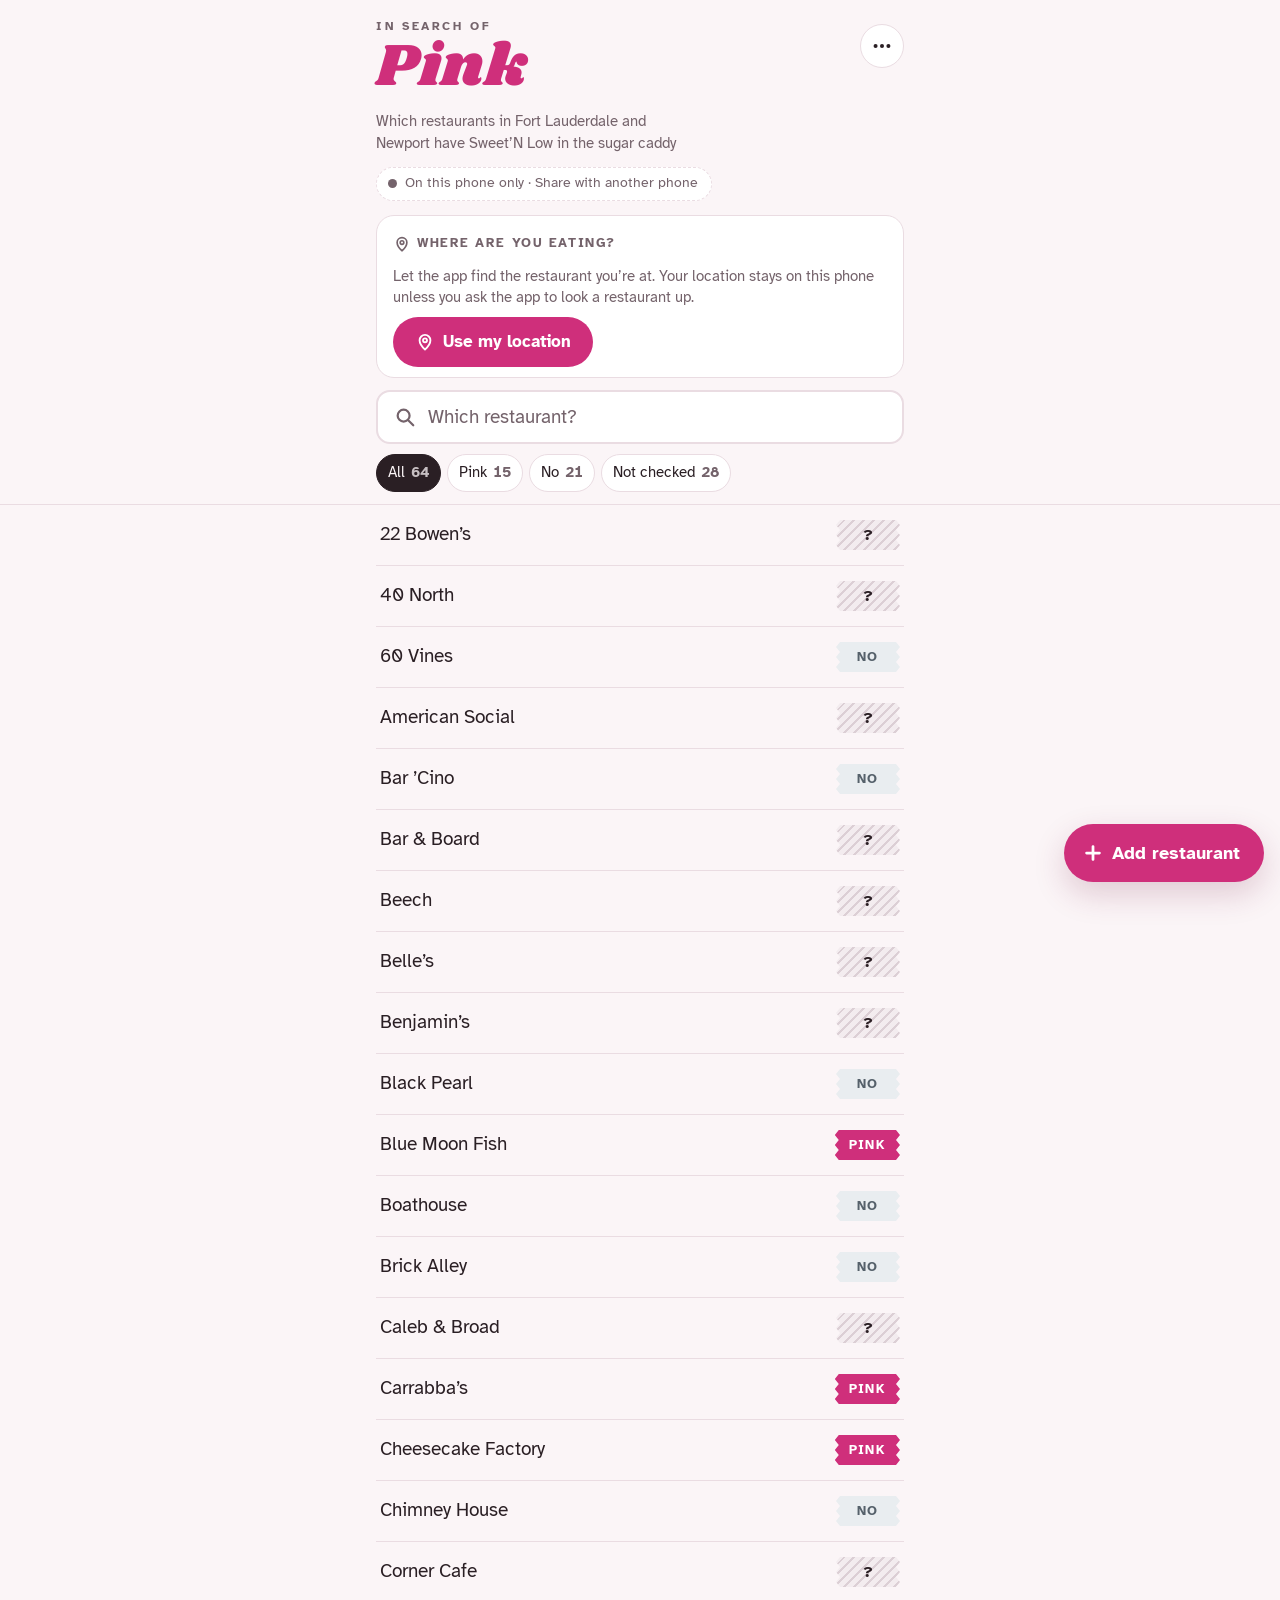
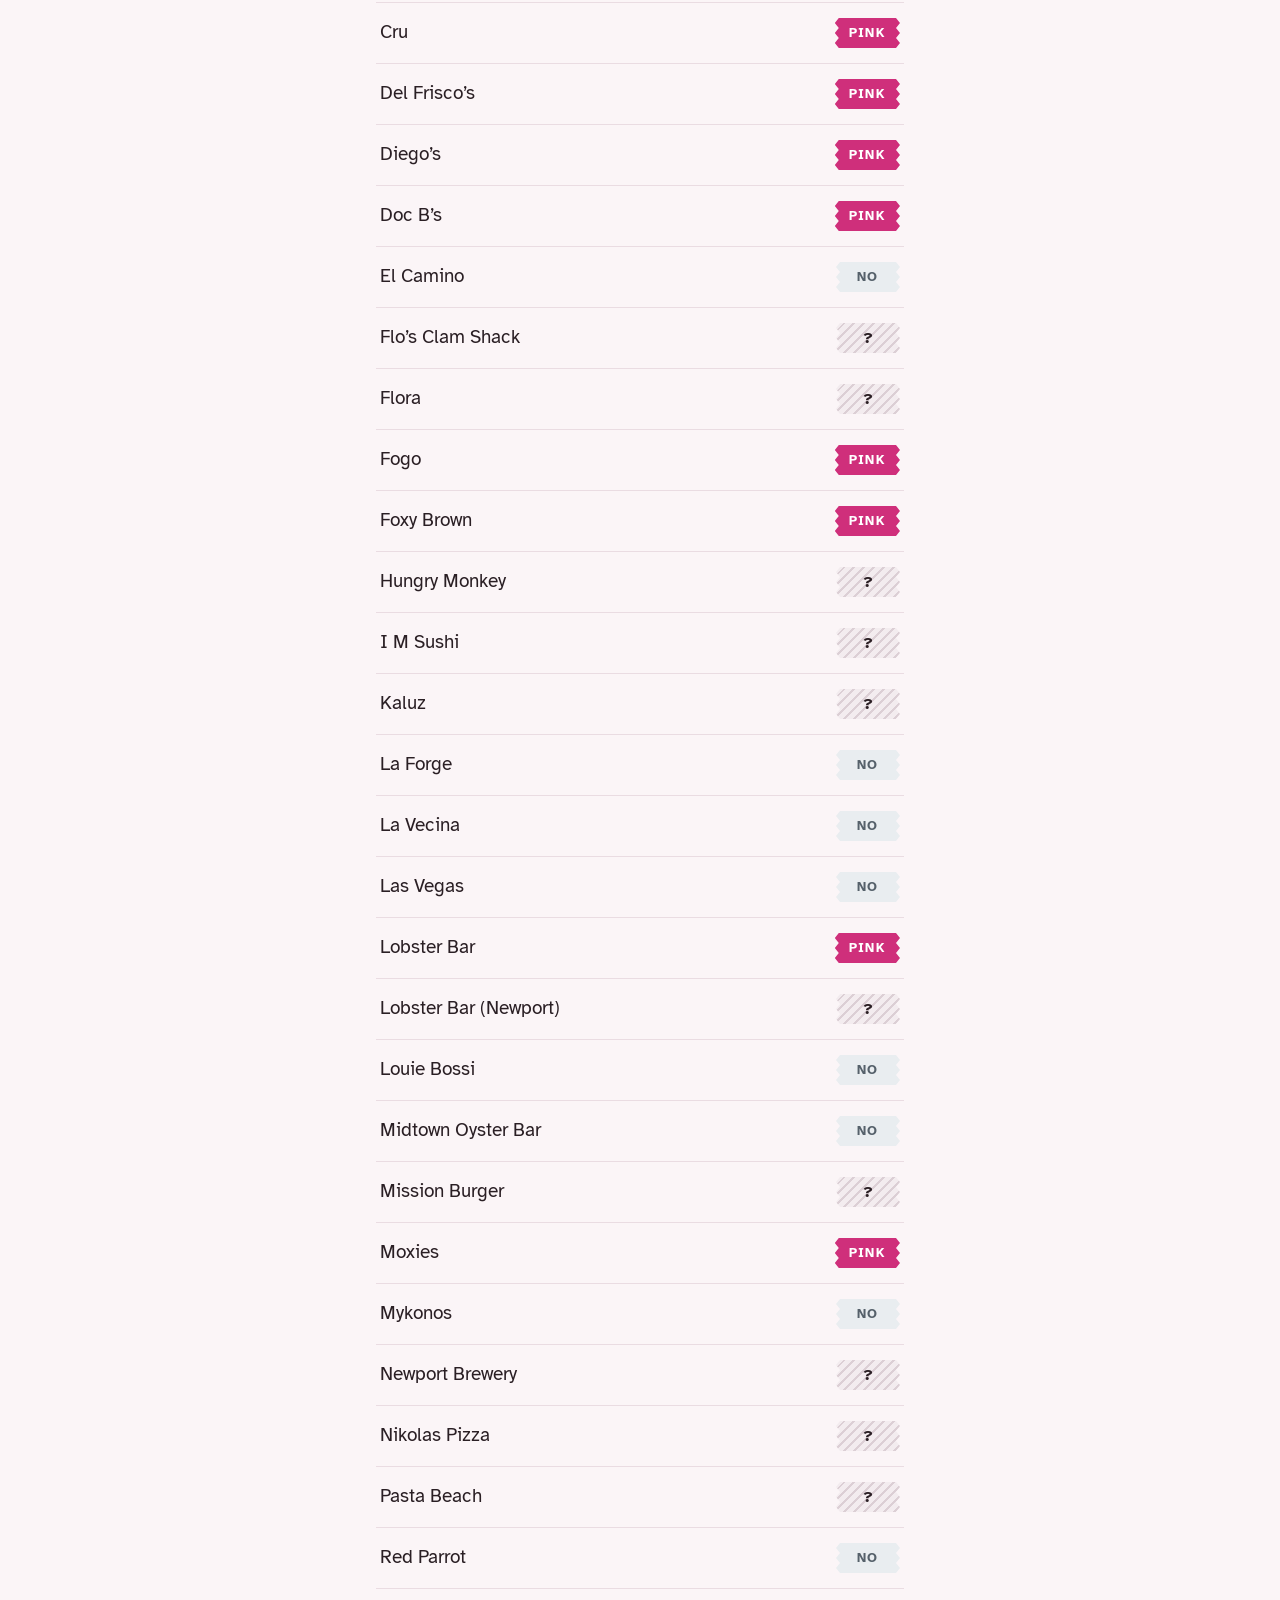
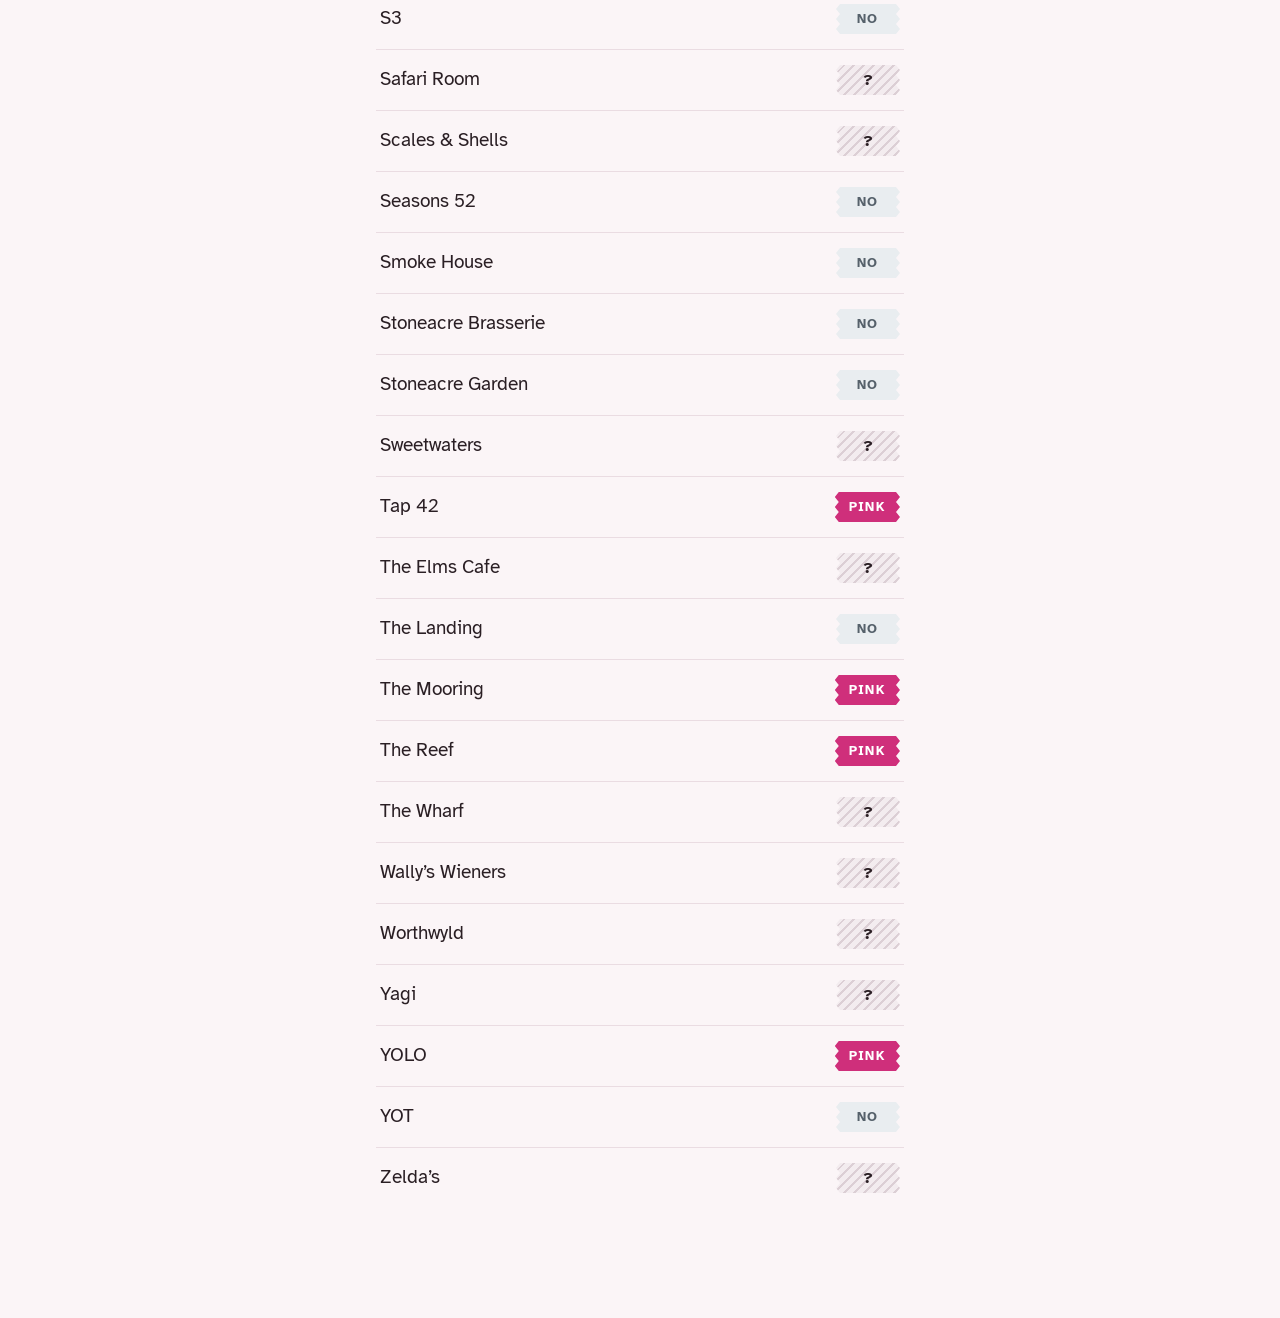
<file: docs/index.html>
<!doctype html>
<html lang="en">
<head>
<meta charset="utf-8">
<meta name="viewport" content="width=device-width, initial-scale=1, viewport-fit=cover">
<title>In Search of Pink</title>
<meta name="description" content="Which restaurants in Fort Lauderdale and Newport have Sweet'N Low in the sugar caddy">
<meta name="theme-color" content="#FBF5F7" media="(prefers-color-scheme: light)">
<meta name="theme-color" content="#171214" media="(prefers-color-scheme: dark)">
<meta name="mobile-web-app-capable" content="yes">
<meta name="apple-mobile-web-app-capable" content="yes">
<meta name="apple-mobile-web-app-title" content="Pink List">
<link rel="manifest" href="manifest.webmanifest">
<link rel="icon" type="image/png" href="icons/favicon-64.png">
<link rel="apple-touch-icon" href="icons/apple-touch-icon.png">
<link rel="preconnect" href="https://fonts.googleapis.com">
<link rel="preconnect" href="https://fonts.gstatic.com" crossorigin>
<link rel="stylesheet" href="https://fonts.googleapis.com/css2?family=Atkinson+Hyperlegible:wght@400;700&family=Shrikhand&display=swap">
<style>
:root { padding-top: env(safe-area-inset-top, 0px); padding-bottom: env(safe-area-inset-bottom, 0px); }
body { margin: 0; }
[hidden] { display: none !important; }
/* Layout: one-screen phone app. Masthead scrolls away; search + filter bar stays pinned; each restaurant row wears a crimped sugar-packet badge; adding and correcting happen in a bottom sheet. */
:root {
  --bg: #FBF5F7;
  --surface: #FFFFFF;
  --ink: #2A1F24;
  --muted: #74636B;
  --line: #EADCE2;
  --pink: #CF2F7B;
  --on-pink: #FFFFFF;
  --pink-soft: #FBE1EC;
  --pink-ink: #8C1450;
  --no: #56616B;
  --no-soft: #E9EDF0;
  --unk-a: #F3ECEF;
  --unk-b: #DCCFD5;
  --ok: #23845A;
  --warn: #B86A00;
  --scrim: rgba(42, 31, 36, 0.45);
  --shadow: 0 12px 32px rgba(120, 30, 70, 0.20);
  --f-display: "Shrikhand", "Cooper Black", Georgia, serif;
  --f-body: "Atkinson Hyperlegible", system-ui, -apple-system, "Segoe UI", Roboto, sans-serif;
  --tooth: 4px;
}
@media (prefers-color-scheme: dark) {
  :root:not([data-theme="light"]) {
    --bg: #171214; --surface: #231A1F; --ink: #F5EAEF; --muted: #B4A2AA; --line: #3A2C33;
    --pink: #FF62A5; --on-pink: #2A0716; --pink-soft: #4A1C31; --pink-ink: #FFC1DA;
    --no: #B2BCC5; --no-soft: #2C3237; --unk-a: #2A2125; --unk-b: #45363D;
    --ok: #5ED39C; --warn: #F2A93B;
    --scrim: rgba(0, 0, 0, 0.6); --shadow: 0 12px 32px rgba(0, 0, 0, 0.5);
    color-scheme: dark;
  }
}
:root[data-theme="dark"] {
  --bg: #171214; --surface: #231A1F; --ink: #F5EAEF; --muted: #B4A2AA; --line: #3A2C33;
  --pink: #FF62A5; --on-pink: #2A0716; --pink-soft: #4A1C31; --pink-ink: #FFC1DA;
  --no: #B2BCC5; --no-soft: #2C3237; --unk-a: #2A2125; --unk-b: #45363D;
  --ok: #5ED39C; --warn: #F2A93B;
  --scrim: rgba(0, 0, 0, 0.6); --shadow: 0 12px 32px rgba(0, 0, 0, 0.5);
  color-scheme: dark;
}

* { box-sizing: border-box; }
html { -webkit-text-size-adjust: 100%; }
body {
  background: var(--bg);
  color: var(--ink);
  font: 400 17px/1.45 var(--f-body);
  -webkit-tap-highlight-color: transparent;
}
body::before {
  content: ""; position: fixed; inset: 0 0 auto; height: env(safe-area-inset-top, 0px);
  z-index: 10; background: var(--bg);
}
button, input, textarea { font: inherit; color: inherit; }
button { cursor: pointer; }
:focus-visible { outline: 3px solid var(--pink); outline-offset: 2px; }

.wrap {
  max-width: 560px; margin: 0 auto;
  padding-left: max(16px, env(safe-area-inset-left, 0px));
  padding-right: max(16px, env(safe-area-inset-right, 0px));
}

/* Masthead */
.masthead { padding-block: 20px 6px; display: flex; align-items: flex-start; gap: 12px; }
.brand { margin: 0; flex: 1; min-width: 0; line-height: 1; }
.brand small {
  display: block; font: 700 12px/1 var(--f-body); letter-spacing: 0.22em;
  text-transform: uppercase; color: var(--muted); margin-bottom: 4px;
}
.brand span {
  display: block; font-family: var(--f-display); font-weight: 400; font-size: 52px;
  line-height: 1.05; color: var(--pink); letter-spacing: 0.01em;
}
.sub { margin: 6px 0 0; color: var(--muted); font-size: 15px; text-wrap: balance; }
.icon-btn {
  flex: none; width: 44px; height: 44px; border-radius: 50%; border: 1px solid var(--line);
  background: var(--surface); display: grid; place-items: center; margin-top: 4px;
}
.icon-btn svg { width: 22px; height: 22px; fill: var(--ink); }

/* Sharing status */
.status-row { display: flex; flex-wrap: wrap; gap: 8px; margin-top: 12px; }
.status-row:not(:has(button:not([hidden]))) { display: none; }
.sync-line {
  display: inline-flex; align-items: center; gap: 8px; min-height: 34px; max-width: 100%;
  padding: 5px 13px 5px 11px; border-radius: 17px; border: 1px solid var(--line);
  background: var(--surface); color: var(--muted); font-size: 14px; text-align: left;
}
.sync-line #syncText { min-width: 0; }
.sync-line .dot { width: 9px; height: 9px; border-radius: 50%; flex: none; background: var(--muted); }
.sync-line[data-state="off"] { border-style: dashed; }
.sync-line[data-state="ok"] .dot { background: var(--ok); }
.sync-line[data-state="busy"] .dot { background: var(--pink); animation: pulse 0.9s ease-in-out infinite alternate; }
.sync-line[data-state="offline"] .dot, .sync-line[data-state="error"] .dot { background: var(--warn); }
.install-pill {
  min-height: 34px; padding: 5px 14px; border-radius: 17px; border: 2px solid var(--pink);
  background: transparent; color: var(--pink-ink); font-size: 14px; font-weight: 700;
}
@keyframes pulse { from { opacity: 1; } to { opacity: 0.3; } }

/* Where are we? */
.here {
  margin-top: 14px; padding: 14px 16px 10px; border-radius: 18px;
  background: var(--surface); border: 1px solid var(--line);
  display: grid; gap: 8px;
}
.here[data-kind="pink"] { background: var(--pink); border-color: var(--pink); color: var(--on-pink); }
.here[data-kind="no"] { background: var(--no-soft); border-color: var(--no-soft); }
.here[data-kind="unknown"] { border: 2px dashed var(--unk-b); }
.here[data-kind="quiet"] { background: transparent; border-style: dashed; padding-block: 8px 4px; }
.here[data-kind="locating"] { padding-bottom: 14px; }
.here-top { display: flex; align-items: center; justify-content: space-between; gap: 10px; min-height: 28px; }
.eyebrow {
  display: inline-flex; align-items: center; gap: 6px; min-width: 0;
  font-size: 13px; font-weight: 700; letter-spacing: 0.12em; text-transform: uppercase; color: var(--muted);
}
.pin { width: 18px; height: 18px; flex: none; fill: none; stroke: currentColor; stroke-width: 2.2; stroke-linejoin: round; }
.here[data-kind="locating"] .pin { color: var(--pink); animation: bob 0.8s ease-in-out infinite alternate; }
.here[data-kind="pink"] .eyebrow, .here[data-kind="pink"] .here-link, .here[data-kind="pink"] .here-text { color: var(--on-pink); }
.here-name { margin: 0; font-size: 30px; font-weight: 700; line-height: 1.1; overflow-wrap: anywhere; text-wrap: balance; }
.here-title { margin: 0; font-size: 18px; font-weight: 700; line-height: 1.3; text-wrap: balance; }
.here-text { margin: 0; font-size: 15px; color: var(--muted); }
.here-text b { color: var(--ink); overflow-wrap: anywhere; }
.verdict { display: flex; align-items: center; gap: 12px; font-family: var(--f-display); font-size: 23px; line-height: 1.15; }
.verdict .packet { height: 34px; min-width: 70px; font-size: 14px; }
.here[data-kind="pink"] .packet.pink { background: var(--on-pink); color: var(--pink); }
.here[data-kind="no"] .packet.no { background: var(--surface); }
.here-actions { display: flex; flex-wrap: wrap; align-items: center; gap: 2px 18px; }
.here-link {
  border: 0; background: transparent; padding: 6px 0; min-height: 40px;
  color: var(--pink-ink); font-weight: 700; font-size: 15px; text-decoration: underline; text-underline-offset: 3px;
}
.here-top .here-link { min-height: 32px; padding: 0; flex: none; }
.here .btn .pin { width: 20px; height: 20px; }
.btn.small { height: 42px; padding: 0 16px; font-size: 15px; }
.quick { display: flex; gap: 10px; }
.quick .btn { flex: 1; padding: 0 12px; }
.here-list { list-style: none; margin: 0; padding: 0; }
.here-list li + li { border-top: 1px solid var(--line); }
.here-list .row { min-height: 52px; padding: 8px 0; }
.here-list .row .name small { display: block; font-size: 14px; font-weight: 400; color: var(--muted); }
.add-chip {
  flex: none; display: inline-grid; place-items: center; min-width: 64px; height: 30px; padding: 0 14px;
  border: 2px solid var(--pink); border-radius: 15px; color: var(--pink-ink);
  font: 700 13px/1 var(--f-body); letter-spacing: 0.1em; text-transform: uppercase;
}
.here-fine { margin: 0; font-size: 12px; color: var(--muted); }
@keyframes bob { from { transform: translateY(0); } to { transform: translateY(-3px); } }

/* Pinned search bar */
.bar {
  position: sticky; top: env(safe-area-inset-top, 0px); z-index: 5;
  background: var(--bg); padding-block: 12px 10px; border-bottom: 1px solid var(--line);
}
.search {
  display: flex; align-items: center; gap: 10px; height: 54px; padding: 0 8px 0 16px;
  background: var(--surface); border: 2px solid var(--line); border-radius: 14px;
}
.search:focus-within { border-color: var(--pink); }
.search > svg { width: 22px; height: 22px; flex: none; fill: none; stroke: var(--muted); stroke-width: 2.4; stroke-linecap: round; }
.search input {
  flex: 1; min-width: 0; border: 0; background: transparent; font-size: 19px; height: 100%;
  outline: none;
}
.search input::placeholder { color: var(--muted); }
.search input::-webkit-search-cancel-button { display: none; }
.clear {
  flex: none; width: 40px; height: 40px; border: 0; border-radius: 50%;
  background: var(--no-soft); color: var(--no); font-size: 22px; line-height: 1;
}
.filters {
  display: flex; gap: 6px; margin-top: 10px; overflow-x: auto; scrollbar-width: none;
  padding-bottom: 2px;
}
.filters::-webkit-scrollbar { display: none; }
.chip {
  flex: none; height: 38px; padding: 0 11px; border-radius: 19px; border: 1px solid var(--line);
  background: var(--surface); font-size: 14.5px; display: inline-flex; align-items: center; gap: 6px;
  white-space: nowrap;
}
.chip b { font-weight: 700; font-variant-numeric: tabular-nums; color: var(--muted); }
.chip[aria-pressed="true"] { background: var(--ink); border-color: var(--ink); color: var(--bg); }
.chip[aria-pressed="true"] b { color: var(--bg); opacity: 0.75; }

/* The packet badge */
.packet {
  display: inline-grid; place-items: center; flex: none;
  min-width: 64px; height: 30px; padding: 0 14px;
  font: 700 13px/1 var(--f-body); letter-spacing: 0.1em; text-transform: uppercase;
  clip-path: polygon(var(--tooth) 0, calc(100% - var(--tooth)) 0, 100% 16.66%, calc(100% - var(--tooth)) 33.33%, 100% 50%, calc(100% - var(--tooth)) 66.66%, 100% 83.33%, calc(100% - var(--tooth)) 100%, var(--tooth) 100%, 0 83.33%, var(--tooth) 66.66%, 0 50%, var(--tooth) 33.33%, 0 16.66%);
}
.packet.pink { background: var(--pink); color: var(--on-pink); }
.packet.no { background: var(--no-soft); color: var(--no); }
.packet.unknown {
  background: repeating-linear-gradient(135deg, var(--unk-a) 0 5px, var(--unk-b) 5px 7px);
  color: var(--ink); font-size: 16px; letter-spacing: 0;
}

/* List */
main { padding-bottom: calc(110px + env(safe-area-inset-bottom, 0px)); }
.list { list-style: none; margin: 0; padding: 0; }
.list li + li { border-top: 1px solid var(--line); }
.row {
  width: 100%; display: flex; align-items: center; gap: 12px; min-height: 60px;
  padding: 10px 4px; border: 0; background: transparent; text-align: left;
}
.row:active { background: var(--pink-soft); }
.row .name { flex: 1; min-width: 0; font-size: 19px; overflow-wrap: anywhere; }
.row .name mark { background: transparent; color: inherit; font-weight: 700; text-decoration: underline; text-decoration-color: var(--pink); text-decoration-thickness: 2px; text-underline-offset: 3px; }
.empty { padding-block: 36px 12px; text-align: center; color: var(--muted); }
.empty p { margin: 0 0 16px; text-wrap: balance; }
.empty strong { color: var(--ink); }
.notice {
  margin: 12px 0 0; padding: 10px 12px; border-radius: 10px; background: var(--pink-soft);
  color: var(--pink-ink); font-size: 14px;
}

/* Buttons */
.btn {
  display: inline-flex; align-items: center; justify-content: center; gap: 8px;
  height: 50px; padding: 0 22px; border-radius: 25px; border: 0;
  background: var(--pink); color: var(--on-pink); font-weight: 700; font-size: 17px;
}
.btn.quiet { background: var(--no-soft); color: var(--ink); }
a.btn { text-decoration: none; }
.btn:disabled { opacity: 0.45; cursor: default; }
.fab {
  position: fixed; z-index: 6; box-shadow: var(--shadow);
  right: calc(16px + env(safe-area-inset-right, 0px));
  bottom: calc(18px + env(safe-area-inset-bottom, 0px));
  height: 58px; padding: 0 24px 0 18px; border-radius: 29px; font-size: 18px;
}
.fab svg { width: 22px; height: 22px; stroke: currentColor; stroke-width: 3; stroke-linecap: round; fill: none; }
.link { border: 0; background: transparent; padding: 8px 0; color: var(--pink-ink); font-weight: 700; text-decoration: underline; text-underline-offset: 3px; }
:root .link.danger { color: var(--muted); }

/* Bottom sheet */
.scrim { position: fixed; inset: 0; z-index: 20; background: var(--scrim); }
.sheet {
  position: fixed; z-index: 21; left: 0; right: 0; bottom: 0;
  max-height: 88%; overflow-y: auto; overscroll-behavior: contain;
  background: var(--surface); border-radius: 22px 22px 0 0; box-shadow: var(--shadow);
  padding-top: 10px;
  padding-bottom: calc(22px + env(safe-area-inset-bottom, 0px));
  animation: rise 0.22s ease-out;
}
.sheet-inner {
  max-width: 560px; margin: 0 auto;
  padding-left: max(20px, env(safe-area-inset-left, 0px));
  padding-right: max(20px, env(safe-area-inset-right, 0px));
  display: grid; gap: 16px;
}
.grab { width: 44px; height: 5px; border-radius: 3px; background: var(--line); margin: 0 auto 6px; }
.sheet h2 { margin: 0; font-size: 26px; line-height: 1.15; text-wrap: balance; overflow-wrap: anywhere; }
.sheet .meta { margin: -10px 0 0; color: var(--muted); font-size: 15px; }
.sheet p { margin: 0; }
.field { display: grid; gap: 6px; }
.field label, .legend { font-size: 14px; font-weight: 700; letter-spacing: 0.06em; text-transform: uppercase; color: var(--muted); }
.field input, .field textarea {
  width: 100%; border: 2px solid var(--line); border-radius: 12px; background: var(--bg);
  padding: 12px 14px; font-size: 19px;
}
.opt { text-transform: none; letter-spacing: 0; font-weight: 400; }
.check { display: flex; align-items: flex-start; gap: 12px; font-size: 16px; line-height: 1.4; cursor: pointer; }
.check input { width: 22px; height: 22px; margin: 1px 0 0; flex: none; accent-color: var(--pink); }
.where { display: grid; gap: 10px; border-top: 1px solid var(--line); padding-top: 14px; }
.spot-cta { display: grid; gap: 6px; justify-items: start; }
.spot-cta .pin { width: 20px; height: 20px; }
.field textarea.short { min-height: 0; font-size: 14px; word-break: break-all; }
.field textarea { font-size: 15px; line-height: 1.5; resize: vertical; min-height: 180px; font-family: ui-monospace, "SFMono-Regular", Menlo, monospace; }
.field input:focus, .field textarea:focus { outline: none; border-color: var(--pink); }
.inline { display: flex; gap: 10px; }
.inline input { flex: 1; min-width: 0; }
.inline .btn { flex: none; height: auto; padding: 0 18px; }
.hint { font-size: 15px; color: var(--muted); }
.good { font-size: 15px; color: var(--ink); background: var(--no-soft); border-left: 4px solid var(--ok); padding: 10px 12px; border-radius: 10px; }
.warn { font-size: 15px; color: var(--pink-ink); background: var(--pink-soft); padding: 10px 12px; border-radius: 10px; }
fieldset { border: 0; margin: 0; padding: 0; display: grid; gap: 10px; }
.choices { display: grid; gap: 10px; }
.choice {
  display: flex; align-items: center; gap: 14px; min-height: 60px; padding: 10px 14px;
  border: 2px solid var(--line); border-radius: 14px; background: var(--surface);
  text-align: left; font-size: 18px; font-weight: 700;
}
.choice .packet { min-width: 66px; }
.choice .what { flex: 1; min-width: 0; }
.choice .what small { display: block; font-weight: 400; font-size: 14px; color: var(--muted); }
.choice[aria-pressed="true"] { border-color: var(--ink); }
.choice .now { font-size: 12px; font-weight: 700; letter-spacing: 0.1em; text-transform: uppercase; color: var(--muted); }
.actions { display: flex; gap: 10px; flex-wrap: wrap; }
.actions .btn { flex: 1 1 140px; padding: 0 14px; white-space: nowrap; }
.confirm { display: grid; gap: 12px; padding: 14px; border-radius: 14px; background: var(--no-soft); }
.menu-item {
  display: flex; align-items: center; gap: 14px; width: 100%; min-height: 64px; padding: 10px 4px;
  border: 0; border-top: 1px solid var(--line); background: transparent; text-align: left; font-size: 18px; font-weight: 700;
}
.menu-item small { display: block; font-weight: 400; font-size: 14px; color: var(--muted); }
.menu-item svg { width: 26px; height: 26px; flex: none; fill: none; stroke: var(--pink); stroke-width: 2.2; stroke-linecap: round; stroke-linejoin: round; }

.install-steps { margin: 0; padding-left: 24px; display: grid; gap: 10px; font-size: 17px; }
.install-steps li::marker { font-weight: 700; color: var(--pink-ink); }
.install-notes { margin: 0; padding: 12px 14px 12px 30px; display: grid; gap: 8px; font-size: 15px; background: var(--no-soft); border-radius: 12px; }
.steps { border-top: 1px solid var(--line); padding-top: 12px; font-size: 15px; }
.steps summary { cursor: pointer; font-weight: 700; color: var(--pink-ink); min-height: 32px; }
.steps ol { margin: 10px 0 0; padding-left: 22px; display: grid; gap: 8px; }

/* Toast */
.toast {
  position: fixed; z-index: 30;
  left: max(16px, env(safe-area-inset-left, 0px));
  right: max(16px, env(safe-area-inset-right, 0px));
  bottom: calc(88px + env(safe-area-inset-bottom, 0px));
  max-width: 528px; margin: 0 auto;
  display: flex; align-items: center; gap: 12px; padding: 12px 12px 12px 18px;
  background: var(--ink); color: var(--bg); border-radius: 14px; box-shadow: var(--shadow);
  font-size: 16px; animation: rise 0.18s ease-out;
}
.toast span { flex: 1; min-width: 0; }
.toast button { flex: none; border: 0; background: transparent; color: var(--bg); font-weight: 700; text-decoration: underline; text-underline-offset: 3px; padding: 8px; }

@keyframes rise { from { transform: translateY(32px); } to { transform: none; } }
@media (prefers-reduced-motion: reduce) { .sheet, .toast, .sync-line .dot, .here .pin { animation: none !important; } }
@media (min-width: 600px) { .brand span { font-size: 60px; } }

</style>
</head>
<body>
<div class="wrap">
  <header class="masthead">
    <h1 class="brand"><small>In search of</small><span>Pink</span></h1>
    <button id="menuBtn" class="icon-btn" type="button" aria-label="List options: share, send, import">
      <svg viewBox="0 0 24 24" aria-hidden="true"><circle cx="5" cy="12" r="2.2"/><circle cx="12" cy="12" r="2.2"/><circle cx="19" cy="12" r="2.2"/></svg>
    </button>
  </header>
  <p class="sub">Which restaurants in Fort Lauderdale and Newport have Sweet&rsquo;N Low in the sugar caddy</p>
  <div class="status-row">
    <button id="syncLine" class="sync-line" type="button" data-state="off" hidden><span class="dot" aria-hidden="true"></span><span id="syncText"></span></button>
    <button id="installBtn" class="install-pill" type="button" hidden>Install app</button>
  </div>
  <section id="here" class="here" aria-live="polite" aria-label="Where you are" hidden></section>
</div>

<div class="bar">
  <div class="wrap">
    <label class="search" for="q">
      <svg viewBox="0 0 24 24" aria-hidden="true"><circle cx="10.5" cy="10.5" r="6.5"/><path d="M15.5 15.5 21 21"/></svg>
      <input id="q" type="search" placeholder="Which restaurant?" autocomplete="off" autocorrect="off" spellcheck="false" enterkeyhint="search" aria-label="Search restaurants">
      <button id="clearQ" class="clear" type="button" aria-label="Clear search" hidden>&times;</button>
    </label>
    <div class="filters" id="filters" aria-label="Show">
      <button class="chip" type="button" data-f="all" aria-pressed="true">All <b data-n="all">0</b></button>
      <button class="chip" type="button" data-f="pink" aria-pressed="false">Pink <b data-n="pink">0</b></button>
      <button class="chip" type="button" data-f="no" aria-pressed="false">No <b data-n="no">0</b></button>
      <button class="chip" type="button" data-f="unknown" aria-pressed="false">Not checked <b data-n="unknown">0</b></button>
    </div>
  </div>
</div>

<main class="wrap">
  <p id="storageNotice" class="notice" hidden>This window can&rsquo;t save changes, so anything you add or fix here disappears when you close it.</p>
  <ul id="list" class="list" aria-label="Restaurants"></ul>
  <div id="empty" class="empty" hidden></div>
</main>

<button id="addBtn" class="btn fab" type="button">
  <svg viewBox="0 0 24 24" aria-hidden="true"><path d="M12 5v14M5 12h14"/></svg>
  Add restaurant
</button>

<div id="scrim" class="scrim" hidden></div>
<section id="sheet" class="sheet" role="dialog" aria-modal="true" aria-labelledby="sheetTitle" hidden></section>
<div id="toast" class="toast" role="status" aria-live="polite" hidden><span id="toastMsg"></span><button id="toastUndo" type="button">Undo</button></div>

<script>
(function () {
  'use strict';

  var KEY = 'inSearchOfPink.v1';
  var SYNC_KEY = 'inSearchOfPink.sync';
  var PEND_KEY = 'inSearchOfPink.pending';
  var ADDR_KEY = 'inSearchOfPink.addresses';
  var UPD_KEY = 'inSearchOfPink.updates';

  // name, status, street address (Fort Lauderdale unless it says otherwise), other names it goes by
  var SEED = [
    ['Boathouse', 'no', '620 SE 4th St', ['Boathouse at the Riverside']],
    ['Doc B’s', 'pink', '452 N Federal Hwy'],
    ['Tap 42', 'pink', '1411 S Andrews Ave'],
    ['YOT', 'no', '2015 SW 20th St', ['YOT Bar & Kitchen']],
    ['Louie Bossi', 'no', '1032 E Las Olas Blvd', ['Louie Bossi’s']],
    ['Moxies', 'pink', '201 E Las Olas Blvd'],
    ['El Camino', 'no', '817 E Las Olas Blvd'],
    ['YOLO', 'pink', '333 E Las Olas Blvd'],
    ['Foxy Brown', 'pink', '476 N Federal Hwy'],
    ['60 Vines', 'no', '800 E Las Olas Blvd', ['Sixty Vines']],
    ['Chimney House', 'no', '701 W Las Olas Blvd', ['The Chimney House']],
    ['Mykonos', 'no', '305 S Andrews Ave'],
    ['Worthwyld', 'unknown', '350 E Las Olas Blvd'],
    ['American Social', 'unknown', '811 E Las Olas Blvd'],
    ['Blue Moon Fish', 'pink', '4405 W Tradewinds Ave, Fort Lauderdale, FL 33308', ['Blue Moon Fish Co']],
    ['S3', 'no', '505 N Fort Lauderdale Beach Blvd'],
    ['Fogo', 'pink', '201 E Las Olas Blvd', ['Fogo de Chao']],
    ['Cheesecake Factory', 'pink', '600 E Las Olas Blvd', ['The Cheesecake Factory']],
    ['Del Frisco’s', 'pink', '501 E Las Olas Blvd', ['Del Frisco’s Grille']],
    ['Carrabba’s', 'pink', '1430 SE 17th St', ['Carrabba’s Italian Grill']],
    ['Seasons 52', 'no', '2428 E Sunrise Blvd'],
    ['Lobster Bar', 'pink', '450 E Las Olas Blvd', ['Lobster Bar Sea Grille']],
    ['Kaluz', 'unknown', '3300 E Commercial Blvd'],
    ['Las Vegas', 'no', ''], // many branches: learns its spot when you save it
    ['Sweetwaters', 'unknown', '58 E Las Olas Blvd']
  ];
  // Newport, Rhode Island (and a few places nearby). Addresses name the town so the sheet looks in the right place.
  var NEWPORT = [
    ['The Mooring', 'pink', '1 Sayers Wharf, Newport, RI'],
    ['22 Bowen’s', 'unknown', '22 Bowens Wharf, Newport, RI', ['22 Bowen']],
    ['Red Parrot', 'no', '348 Thames St, Newport, RI'],
    ['Bar ’Cino', 'no', '22 Washington Sq, Newport, RI', ['Bar Cino']],
    ['Smoke House', 'no', '31 Scotts Wharf, Newport, RI'],
    ['Brick Alley', 'no', '140 Thames St, Newport, RI', ['Brick Alley Pub']],
    ['Diego’s', 'pink', '11 Bowens Wharf, Newport, RI'],
    ['Stoneacre Brasserie', 'no', '28 Washington Square, Newport, RI'],
    ['Stoneacre Garden', 'no', '151 Swinburne Row, Newport, RI'],
    ['La Vecina', 'no', '24 Washington Square, Newport, RI', ['La Vecina Taqueria']],
    ['Benjamin’s', 'unknown', '254 Thames St, Newport, RI', ['Benjamin’s Raw Bar']],
    ['Cru', 'pink', '1 Casino Ter, Newport, RI', ['Cru Cafe']],
    ['I M Sushi', 'unknown', '258 Bellevue Ave, Newport, RI', ['IM Sushi']],
    ['The Reef', 'pink', '10 Howard Wharf, Newport, RI'],
    ['Midtown Oyster Bar', 'no', '345 Thames St, Newport, RI'],
    ['The Landing', 'no', '30 Bowens Wharf, Newport, RI'],
    ['The Elms Cafe', 'unknown', '367 Bellevue Ave, Newport, RI'],
    ['Corner Cafe', 'unknown', '110 Broadway, Newport, RI'],
    ['Belle’s', 'unknown', '1 Washington St, Newport, RI'],
    ['La Forge', 'no', '186 Bellevue Ave, Newport, RI', ['La Forge Casino Restaurant']],
    ['Caleb & Broad', 'unknown', '162 Broadway, Newport, RI'],
    ['Lobster Bar (Newport)', 'unknown', '31 Bowens Wharf, Newport, RI', ['The Lobster Bar Newport']],
    ['Newport Brewery', 'unknown', '293 JT Connell Hwy, Newport, RI', ['Newport Craft Brewing']],
    ['Black Pearl', 'no', '30 Bannisters Wharf, Newport, RI', ['The Black Pearl']],
    ['Beech', 'unknown', '13 Narragansett Ave, Jamestown, RI'],
    ['Nikolas Pizza', 'unknown', '38 Memorial Blvd W, Newport, RI'],
    ['Pasta Beach', 'unknown', '138 Bellevue Ave, Newport, RI'],
    ['Safari Room', 'unknown', '65 Ridge Rd, Newport, RI', ['The Safari Room at OceanCliff']],
    ['Bar & Board', 'unknown', '282 Thames St, Newport, RI'],
    ['Wally’s Wieners', 'unknown', '464 Thames St, Newport, RI'],
    ['Yagi', 'unknown', '20 Long Wharf Mall, Newport, RI', ['Yagi Noodles']],
    ['Hungry Monkey', 'unknown', '124 Broadway, Newport, RI', ['The Hungry Monkey']],
    ['Zelda’s', 'unknown', '528 Thames St, Newport, RI'],
    ['The Wharf', 'unknown', '37 Bowens Wharf, Newport, RI', ['Wharf Pub']],
    ['Scales & Shells', 'unknown', '527 Thames St, Newport, RI'],
    ['Flo’s Clam Shack', 'unknown', '4 Wave Ave, Middletown, RI'],
    ['Mission Burger', 'unknown', '58 Aquidneck Ave, Newport, RI', ['Mission']],
    ['Flora', 'unknown', '24 Lees Wharf, Newport, RI', ['Flora at Gardiner House']],
    ['40 North', 'unknown', '351 Thames St, Newport, RI', ['Forty 1 North']]
  ];
  SEED = SEED.concat(NEWPORT);
  // Changes to the built-in list after people started using it. Each is applied once on every
  // phone, and once to each shared list, so lists made from the older built-in list catch up.
  var UPDATES = [
    { id: '2026-10-19', remove: ['Big City', 'Big City Tavern'], add: [['Sweetwaters', 'unknown', '58 E Las Olas Blvd']] },
    { id: '2026-11-15-newport', remove: [], add: NEWPORT }
  ];
  var BADGE = { pink: 'Pink', no: 'No', unknown: '?' };
  var SAY = { pink: 'Pink', no: 'No pink', unknown: 'Not checked' };
  var CHOICES = [
    ['pink', 'Pink packets', 'Sweet’N Low is in the caddy'],
    ['no', 'No pink', 'Only other sweeteners'],
    ['unknown', 'Not checked yet', 'Nobody has looked']
  ];
  var PIN = '<svg class="pin" viewBox="0 0 24 24" aria-hidden="true"><path d="M12 21s-6.5-5.6-6.5-11a6.5 6.5 0 0 1 13 0c0 5.4-6.5 11-6.5 11z"/><circle cx="12" cy="10" r="2.4"/></svg>';

  var items = [];
  var filter = 'all';
  var undoOps = null;
  var toastTimer = 0;
  var lastFocus = null;
  var sheetOpen = false;
  var prevQuery = '';
  var IS_APP = !!document.querySelector('link[rel="manifest"]');
  var STANDALONE = (function () {
    try { return window.matchMedia('(display-mode: standalone)').matches || window.navigator.standalone === true; } catch (e) { return false; }
  })();
  var useHistory = (function () { try { return window.top === window.self; } catch (e) { return false; } })();
  var collator = new Intl.Collator('en', { numeric: true, sensitivity: 'base' });

  // Shared list
  var sync = { url: null, sheetUrl: '', last: 0 };
  var syncState = 'off';           // off | busy | ok | offline | error
  var pending = [];
  var syncing = null, syncAgain = false;
  var installEvent = null;

  // Where are we?
  var here = { state: 'off', best: null, watch: null, timer: 0, started: 0, pick: null, granted: false, lookup: null, wantLookup: false };
  var lastFix = null;

  function $(s, root) { return (root || document).querySelector(s); }
  function $$(s, root) { return Array.prototype.slice.call((root || document).querySelectorAll(s)); }
  var qEl = $('#q'), listEl = $('#list'), emptyEl = $('#empty'), sheetEl = $('#sheet'),
      scrimEl = $('#scrim'), toastEl = $('#toast'), hereEl = $('#here');

  /* ---------- helpers ---------- */
  function uid() {
    try { if (window.crypto && crypto.randomUUID) return crypto.randomUUID(); } catch (e) {}
    return 'r' + Date.now().toString(36) + Math.random().toString(36).slice(2, 10);
  }
  function norm(s) {
    return String(s || '').toLowerCase().normalize('NFD').replace(/[\u0300-\u036f]/g, '')
      .replace(/&/g, ' and ').replace(/['‘’`´.]/g, '')
      .replace(/[^a-z0-9]+/g, ' ').trim();
  }
  function squash(s) { return norm(s).replace(/ /g, ''); }
  function esc(s) {
    return String(s).replace(/[&<>"']/g, function (c) {
      return { '&': '&amp;', '<': '&lt;', '>': '&gt;', '"': '&quot;', "'": '&#39;' }[c];
    });
  }
  function tidy(s) { return String(s || '').replace(/\s+/g, ' ').trim().replace(/'/g, '’'); }
  function tidyAddr(s) { return String(s || '').replace(/\s+/g, ' ').trim().slice(0, 200); }
  function todayISO() {
    var d = new Date();
    return d.getFullYear() + '-' + String(d.getMonth() + 1).padStart(2, '0') + '-' + String(d.getDate()).padStart(2, '0');
  }
  function fmt(iso) {
    var p = String(iso).split('-').map(Number);
    if (p.length !== 3 || !p[0]) return '';
    return new Date(p[0], p[1] - 1, p[2]).toLocaleDateString('en-US', { month: 'short', day: 'numeric', year: 'numeric' });
  }
  function clock(ms) { return new Date(ms).toLocaleTimeString('en-US', { hour: 'numeric', minute: '2-digit' }); }
  function round5(n) { return Math.round(n * 1e5) / 1e5; }
  function plural(n, one, many) { return n + ' ' + (n === 1 ? one : (many || one + 's')); }
  function byId(id) { for (var i = 0; i < items.length; i++) if (items[i].id === id) return items[i]; return null; }
  function findByName(name, exceptId) {
    var k = squash(name);
    if (!k) return null;
    for (var i = 0; i < items.length; i++) {
      if (items[i].id !== exceptId && squash(items[i].name) === k) return items[i];
    }
    return null;
  }
  function sorted(arr) { return arr.slice().sort(function (a, b) { return collator.compare(a.name, b.name); }); }
  function snap() { return JSON.stringify(items); }
  function cleanSpots(v) {
    return (Array.isArray(v) ? v : []).filter(function (p) {
      return Array.isArray(p) && isFinite(p[0]) && isFinite(p[1]) && Math.abs(p[0]) <= 90 && Math.abs(p[1]) <= 180;
    }).map(function (p) { return [Number(p[0]), Number(p[1])]; }).slice(-8);
  }
  function copyItem(x) {
    var geo = Array.isArray(x.geo) && isFinite(x.geo[0]) && isFinite(x.geo[1]) ? [Number(x.geo[0]), Number(x.geo[1])] : null;
    var address = tidyAddr(x.address);
    return {
      id: x.id, name: x.name, status: x.status, updated: x.updated || null,
      address: address,
      geo: geo,
      geoState: geo ? 'ok' : (address ? (x.geoState === 'notfound' ? 'notfound' : 'pending') : 'none'),
      spots: cleanSpots(x.spots)
    };
  }
  function knownAddress(name) {
    var k = squash(name);
    for (var i = 0; i < SEED.length; i++) {
      var names = [SEED[i][0]].concat(SEED[i][3] || []);
      for (var j = 0; j < names.length; j++) if (squash(names[j]) === k) return SEED[i][2] || '';
    }
    return '';
  }

  /* ---------- storage ---------- */
  function valid(it) {
    return it && typeof it.name === 'string' && it.name.trim() && ['pink', 'no', 'unknown'].indexOf(it.status) > -1;
  }
  function readJSON(key) {
    try { var raw = localStorage.getItem(key); return raw ? JSON.parse(raw) : null; } catch (e) { return null; }
  }
  function load() {
    var d = readJSON(KEY);
    if (d && Array.isArray(d.items)) {
      return d.items.filter(valid).map(function (it) { var c = copyItem(it); c.id = c.id || uid(); return c; });
    }
    items = SEED.map(function (r) {
      return copyItem({ id: uid(), name: r[0], status: r[1], updated: null, address: r[2] });
    });
    save();
    try {
      localStorage.setItem(ADDR_KEY, JSON.stringify(['local']));
      localStorage.setItem(UPD_KEY, JSON.stringify(UPDATES.map(function (u) { return 'local ' + u.id; })));
    } catch (e) {}
    return items;
  }
  function save() {
    var ok = true;
    try {
      localStorage.setItem(KEY, JSON.stringify({ v: 1, items: items }));
      localStorage.setItem(PEND_KEY, JSON.stringify(pending));
      if (sync.url) localStorage.setItem(SYNC_KEY, JSON.stringify(sync));
      else localStorage.removeItem(SYNC_KEY);
    } catch (e) { ok = false; }
    $('#storageNotice').hidden = ok;
  }
  function loadSync() {
    var s = readJSON(SYNC_KEY), p = readJSON(PEND_KEY);
    if (s && validUrl(s.url)) sync = { url: s.url, sheetUrl: s.sheetUrl || '', last: s.last || 0 };
    pending = (sync.url && Array.isArray(p)) ? p : [];
  }
  // Lists saved before addresses existed get the known addresses once (per phone, and once per shared list).
  function fillAddresses(ctx) {
    var done = readJSON(ADDR_KEY) || [];
    if (done.indexOf(ctx) > -1) return;
    var before = JSON.parse(snap());
    items.forEach(function (it) {
      if (!it.address) {
        var a = knownAddress(it.name);
        if (a) { it.address = a; it.geo = null; it.geoState = 'pending'; }
      }
    });
    var ops = diffOps(before, items);
    if (sync.url && ops.length) pending = pending.concat(ops);
    done.push(ctx);
    try { localStorage.setItem(ADDR_KEY, JSON.stringify(done)); } catch (e) {}
    save();
    if (sync.url && ops.length) setTimeout(runSync, 0);
  }

  function applyUpdates(ctx) {
    var done = readJSON(UPD_KEY) || [];
    var todo = UPDATES.filter(function (u) { return done.indexOf(ctx + ' ' + u.id) < 0; });
    if (!todo.length) return;
    var before = JSON.parse(snap());
    todo.forEach(function (u) {
      var gone = u.remove.map(squash);
      items = items.filter(function (it) { return gone.indexOf(squash(it.name)) < 0; });
      u.add.forEach(function (r) {
        if (!findByName(r[0])) items.push(copyItem({ id: uid(), name: r[0], status: r[1], updated: null, address: r[2] }));
      });
      done.push(ctx + ' ' + u.id);
    });
    var ops = diffOps(before, items);
    if (sync.url && ops.length) pending = pending.concat(ops);
    try { localStorage.setItem(UPD_KEY, JSON.stringify(done)); } catch (e) {}
    save();
    render();
    if (sync.url && ops.length) setTimeout(runSync, 0);
  }

  /* ---------- list ---------- */
  function packet(s) { return '<span class="packet ' + s + '" aria-hidden="true">' + BADGE[s] + '</span>'; }
  function highlight(name, raw) {
    if (!raw) return esc(name);
    var i = name.toLowerCase().indexOf(raw.toLowerCase());
    if (i < 0) return esc(name);
    return esc(name.slice(0, i)) + '<mark>' + esc(name.slice(i, i + raw.length)) + '</mark>' + esc(name.slice(i + raw.length));
  }
  function matches(it, nq, sq) {
    if (!nq) return true;
    var n = norm(it.name);
    return n.indexOf(nq) > -1 || n.replace(/ /g, '').indexOf(sq) > -1;
  }
  function rowHtml(it, raw, act) {
    return '<button class="row" type="button" data-id="' + esc(it.id) + '"' + (act ? ' data-here="' + act + '"' : '') +
      ' aria-label="' + esc(it.name) + ': ' + SAY[it.status] + '"><span class="name">' + highlight(it.name, raw || '') +
      '</span>' + packet(it.status) + '</button>';
  }

  function render() {
    var counts = { all: items.length, pink: 0, no: 0, unknown: 0 };
    items.forEach(function (it) { counts[it.status]++; });
    $$('[data-n]').forEach(function (b) { b.textContent = counts[b.getAttribute('data-n')]; });
    $$('.chip').forEach(function (c) { c.setAttribute('aria-pressed', String(c.getAttribute('data-f') === filter)); });

    var raw = qEl.value.trim(), nq = norm(raw), sq = nq.replace(/ /g, '');
    $('#clearQ').hidden = !raw;

    var shown = sorted(items.filter(function (it) {
      return (filter === 'all' || it.status === filter) && matches(it, nq, sq);
    }));
    listEl.innerHTML = shown.map(function (it) { return '<li>' + rowHtml(it, raw) + '</li>'; }).join('');

    renderSyncLine();
    renderHere();
    if (shown.length) { emptyEl.hidden = true; emptyEl.innerHTML = ''; return; }
    emptyEl.hidden = false;
    if (raw) {
      var elsewhere = items.some(function (it) { return matches(it, nq, sq); });
      emptyEl.innerHTML = (elsewhere && filter !== 'all')
        ? '<p>No match under <strong>' + SAY[filter] + '</strong>.</p><button class="btn quiet" type="button" data-act="showall">Search all restaurants</button>'
        : '<p><strong>' + esc(raw) + '</strong> isn’t on the list yet.</p><button class="btn" type="button" data-act="addq">Add “' + esc(tidy(raw)) + '”</button>';
    } else if (!items.length) {
      emptyEl.innerHTML = '<p>The list is empty. Tap <strong>Add restaurant</strong> to start it.</p>';
    } else if (filter === 'unknown') {
      emptyEl.innerHTML = '<p>Every restaurant on the list has been checked.</p>';
    } else {
      emptyEl.innerHTML = '<p>No restaurants in this group yet.</p>';
    }
  }

  /* ---------- changes: diff into operations the shared list understands ---------- */
  function sameSpots(a, b) { return JSON.stringify(a || []) === JSON.stringify(b || []); }
  function setOp(x, prev) {
    var op = { op: 'set', id: x.id, name: x.name, status: x.status, updated: x.updated || null };
    if (prev ? (prev.address || '') !== (x.address || '') : !!x.address) op.address = x.address || '';
    if (prev ? !sameSpots(prev.spots, x.spots) : (x.spots && x.spots.length)) op.spots = x.spots || [];
    return op;
  }
  function differs(o, x) {
    return o.name !== x.name || o.status !== x.status || (o.address || '') !== (x.address || '') || !sameSpots(o.spots, x.spots);
  }
  function diffOps(fromArr, toArr) {
    var from = {}, to = {}, ops = [];
    fromArr.forEach(function (x) { from[x.id] = x; });
    toArr.forEach(function (x) { to[x.id] = x; });
    toArr.forEach(function (x) {
      var o = from[x.id];
      if (!o) ops.push(setOp(x, null));
      else if (differs(o, x)) ops.push(setOp(x, o));
    });
    fromArr.forEach(function (x) { if (!to[x.id]) ops.push({ op: 'delete', id: x.id }); });
    return ops;
  }
  // Mirrors the Google Sheet script, so the phone shows what the shared list will hold.
  function applyOps(list, ops) {
    list = list.map(copyItem);
    ops.forEach(function (op) {
      if (!op) return;
      if (op.op === 'delete') { list = list.filter(function (x) { return x.id !== op.id; }); return; }
      if (op.op !== 'set' || !op.name) return;
      var it = null, sameId = false, i;
      for (i = 0; i < list.length && !it; i++) if (list[i].id === op.id) { it = list[i]; sameId = true; }
      for (i = 0; i < list.length && !it; i++) if (squash(list[i].name) === squash(op.name)) it = list[i];
      if (!it) { it = copyItem({ id: op.id, name: op.name, status: op.status }); list.push(it); }
      else if (sameId) it.name = op.name;
      it.status = op.status;
      if (op.updated) it.updated = op.updated;
      if (Object.prototype.hasOwnProperty.call(op, 'address') && tidyAddr(op.address) !== it.address) {
        it.address = tidyAddr(op.address);
        it.geo = null;
        it.geoState = it.address ? 'pending' : 'none';
      }
      if (Array.isArray(op.spots)) it.spots = cleanSpots(op.spots);
    });
    return list;
  }
  function commit(msg, beforeJSON) {
    var before = JSON.parse(beforeJSON);
    var ops = diffOps(before, items);
    var inverse = diffOps(items, before);
    if (sync.url && ops.length) pending = pending.concat(ops);
    save();
    render();
    showToast(msg, inverse.length ? inverse : null);
    if (ops.length) runSync();
  }

  /* ---------- toast + undo ---------- */
  function showToast(msg, ops) {
    undoOps = ops || null;
    $('#toastMsg').textContent = msg;
    $('#toastUndo').hidden = !undoOps;
    toastEl.hidden = false;
    clearTimeout(toastTimer);
    toastTimer = setTimeout(hideToast, undoOps ? 6500 : 3000);
  }
  function hideToast() { toastEl.hidden = true; undoOps = null; }
  $('#toastUndo').addEventListener('click', function () {
    if (undoOps) {
      var ops = undoOps;
      items = applyOps(items, ops);
      if (sync.url) pending = pending.concat(ops);
      save();
      render();
      runSync();
    }
    showToast('Change undone.', null);
  });

  /* ---------- shared list: talking to the Google Sheet ---------- */
  function validUrl(u) {
    u = String(u || '').trim();
    if (/^https:\/\/script\.google\.com\/(macros|a\/macros\/[^/\s]+|a\/[^/\s]+\/macros)\/s\/[\w-]+\/exec\/?$/.test(u)) return true;
    var local = location.hostname === 'localhost' || location.hostname === '127.0.0.1';
    return local && /^http:\/\/(localhost|127\.0\.0\.1):\d+\//.test(u);
  }
  function api(url, ops) {
    var opts = { redirect: 'follow', cache: 'no-store' }, target = url;
    if (ops) {
      opts.method = 'POST';
      opts.headers = { 'Content-Type': 'text/plain;charset=utf-8' };
      opts.body = JSON.stringify({ ops: ops });
    } else {
      opts.method = 'GET';
      target = url + (url.indexOf('?') > -1 ? '&' : '?') + 't=' + Date.now();
    }
    var timer = 0;
    if (window.AbortController) {
      var ctrl = new AbortController();
      opts.signal = ctrl.signal;
      timer = setTimeout(function () { ctrl.abort(); }, 30000);
    }
    return fetch(target, opts).then(function (r) {
      if (!r.ok) throw new Error('status ' + r.status);
      return r.json();
    }).then(function (d) {
      clearTimeout(timer);
      if (!d || !d.ok || !Array.isArray(d.items)) throw new Error((d && d.error) || 'unexpected reply');
      return d;
    }, function (e) { clearTimeout(timer); throw e; });
  }
  function adopt(d) {
    items = applyOps(d.items.filter(valid), pending);
    if (d.sheetUrl) sync.sheetUrl = d.sheetUrl;
    sync.last = Date.now();
  }
  function runSync() {
    if (!sync.url) return Promise.resolve();
    if (syncing) { syncAgain = true; return syncing; }
    var url = sync.url, sent = pending.slice();
    setSyncState('busy');
    syncing = api(url, sent.length ? sent : null).then(function (d) {
      if (sync.url !== url) return;
      pending = pending.slice(sent.length);
      adopt(d);
      save();
      setSyncState('ok');
      render();
      fillAddresses(url);
      applyUpdates(url);
    }).catch(function () {
      if (sync.url !== url) return;
      setSyncState(navigator.onLine === false ? 'offline' : 'error');
    }).then(function () {
      syncing = null;
      if (syncAgain) { syncAgain = false; return runSync(); }
    });
    return syncing;
  }
  // First connection: an empty sheet gets this phone's list; otherwise the shared list wins,
  // and anything added or changed only on this phone that the sheet lacks is added to it.
  function connect(url) {
    url = String(url).trim().replace(/\/$/, '');
    return api(url, null).then(function (d) {
      var server = d.items.filter(valid);
      var mine = server.length
        ? items.filter(function (it) {
            return (it.updated || (it.spots && it.spots.length)) &&
              !server.some(function (s) { return squash(s.name) === squash(it.name); });
          })
        : items;
      var ops = mine.map(function (it) { return setOp(it, null); });
      return (ops.length ? api(url, ops) : Promise.resolve(d)).then(function (d2) {
        sync = { url: url, sheetUrl: d2.sheetUrl || '', last: Date.now() };
        pending = [];
        adopt(d2);
        save();
        setSyncState('ok');
        render();
        fillAddresses(url);
        applyUpdates(url);
        return { started: !server.length, added: server.length ? ops.length : 0, total: items.length };
      });
    });
  }
  function disconnect() {
    sync = { url: null, sheetUrl: '', last: 0 };
    pending = [];
    save();
    setSyncState('off');
    render();
  }
  function inviteLink() {
    return location.origin + location.pathname + '#join=' + encodeURIComponent(sync.url);
  }
  function setSyncState(s) { syncState = s; renderSyncLine(); }
  function syncSummary() {
    var n = pending.length, waiting = n ? plural(n, 'change') + ' will sync when it connects' : '';
    if (syncState === 'busy') return 'Syncing…';
    if (syncState === 'ok') return 'Shared list · up to date ' + clock(sync.last);
    if (syncState === 'offline') return 'No connection · ' + (waiting || 'showing the last copy');
    if (syncState === 'error') return 'Can’t reach the shared list · ' + (waiting || 'tap to try again');
    return 'On this phone only · Share with another phone';
  }
  function sheetStateText() {
    var n = pending.length, waiting = n ? ' ' + plural(n, 'change') + ' will sync when it connects.' : '';
    if (syncState === 'busy') return 'Syncing…';
    if (syncState === 'ok') return 'Up to date as of ' + clock(sync.last) + '.';
    if (syncState === 'offline') return 'No connection right now.' + waiting;
    return 'Can’t reach the Google Sheet right now.' + waiting;
  }
  function renderSyncLine() {
    var line = $('#syncLine');
    if (!IS_APP) { line.hidden = true; return; }
    if (!sync.url) syncState = 'off';
    line.hidden = false;
    line.setAttribute('data-state', syncState);
    $('#syncText').textContent = syncSummary();
  }

  /* ---------- where are we? ---------- */
  function distM(a, b) {
    var R = 6371000, r = Math.PI / 180;
    var dLat = (b.lat - a.lat) * r, dLng = (b.lng - a.lng) * r;
    var s = Math.sin(dLat / 2) * Math.sin(dLat / 2) +
      Math.cos(a.lat * r) * Math.cos(b.lat * r) * Math.sin(dLng / 2) * Math.sin(dLng / 2);
    return 2 * R * Math.asin(Math.min(1, Math.sqrt(s)));
  }
  // A spot saved on a phone is exact; a spot worked out from an address is an estimate.
  // An address spot near a saved one is the same branch, so the saved one replaces it.
  function pointsOf(it) {
    var pts = (it.spots || []).map(function (p) { return { lat: p[0], lng: p[1], saved: true }; });
    if (it.geo) {
      var g = { lat: it.geo[0], lng: it.geo[1], saved: false };
      if (!pts.some(function (p) { return distM(p, g) < 300; })) pts.push(g);
    }
    return pts;
  }
  function anyPlaces() { return items.some(function (it) { return pointsOf(it).length > 0; }); }
  function guess(fix) {
    var acc = Math.max(5, fix.acc), reach = Math.min(acc, 200), cands = [];
    items.forEach(function (it) {
      var best = null;
      pointsOf(it).forEach(function (p) {
        var d = distM(fix, p);
        if (d > (p.saved ? 35 : 60) + reach) return;
        var score = d + (p.saved ? 0 : 20);
        if (!best || score < best.score) best = { d: d, score: score };
      });
      if (best) cands.push({ it: it, d: best.d, score: best.score });
    });
    cands.sort(function (a, b) { return a.score - b.score; });
    if (acc > 250) return { kind: 'fuzzy', cands: cands.slice(0, 4), acc: acc };
    if (!cands.length) return { kind: anyPlaces() ? 'none' : 'noplaces' };
    if (cands.length === 1 || cands[1].score - cands[0].score > Math.max(25, acc * 0.75)) {
      return { kind: 'match', it: cands[0].it, sure: cands[0].d <= 50 && acc <= 50 };
    }
    return { kind: 'choose', cands: cands.slice(0, 4) };
  }
  function freshFix() { return lastFix && Date.now() - lastFix.t < 10 * 60000 && lastFix.acc <= 75 ? lastFix : null; }
  function canSaveSpot(it) {
    var f = freshFix();
    if (!f || !it) return false;
    return !(it.spots || []).some(function (p) { return distM(f, { lat: p[0], lng: p[1] }) <= 30; });
  }
  function spotHere() { var f = freshFix(); return f ? [round5(f.lat), round5(f.lng)] : null; }

  function startLocate() {
    if (!IS_APP) return;
    if (!navigator.geolocation) { setHere('off'); return; }
    stopWatch();
    here.started = Date.now();
    here.best = null;
    here.pick = null;
    setHere('locating');
    try {
      here.watch = navigator.geolocation.watchPosition(onPos, onPosErr, { enableHighAccuracy: true, maximumAge: 0, timeout: 15000 });
    } catch (e) { setHere('error'); return; }
    here.timer = setTimeout(finishLocate, 12000);
  }
  function stopWatch() {
    if (here.watch !== null) { try { navigator.geolocation.clearWatch(here.watch); } catch (e) {} here.watch = null; }
    clearTimeout(here.timer);
  }
  function onPos(p) {
    here.granted = true;
    var c = p.coords, f = { lat: c.latitude, lng: c.longitude, acc: c.accuracy || 9999, t: Date.now() };
    if (!here.best || f.acc <= here.best.acc) here.best = f;
    else here.best.t = f.t;
    lastFix = here.best;
    if (here.best.acc <= 20) stopWatch();
    if (here.state === 'locating' && (here.best.acc <= 100 || Date.now() - here.started > 5000 || here.watch === null)) here.state = 'located';
    if (here.wantLookup && here.state === 'located') { runLookup(); return; }
    renderHere();
  }
  function onPosErr(e) {
    if (e && e.code === 1) { stopWatch(); setHere('denied'); }
  }
  function finishLocate() {
    stopWatch();
    if (here.state === 'locating') setHere(here.best ? 'located' : 'error');
    if (here.wantLookup && here.state === 'located') runLookup();
    here.wantLookup = false;
  }
  function setHere(s) { here.state = s; renderHere(); }

  function hereTop(label, link) {
    return '<div class="here-top"><span class="eyebrow">' + PIN + label + '</span>' + (link || '') + '</div>';
  }
  function hereLink(act, text, id) {
    return '<button type="button" class="here-link" data-here="' + act + '"' + (id ? ' data-id="' + esc(id) + '"' : '') + '>' + text + '</button>';
  }
  function matchHtml(it, how) {
    var verdict = { pink: 'Pink packets here', no: 'No pink here. Bring your own.', unknown: 'Nobody has checked yet' }[it.status];
    var h = hereTop(how === 'likely' ? 'Looks like you’re at' : 'You’re at', hereLink('dismiss', 'Not here?')) +
      '<p class="here-name">' + esc(it.name) + '</p>' +
      '<div class="verdict">' + packet(it.status) + '<span>' + verdict + '</span></div>';
    if (it.status === 'unknown') {
      h += '<p class="here-text">Take a look in the sugar caddy:</p><div class="quick">' +
        '<button type="button" class="btn" data-here="mark" data-status="pink" data-id="' + esc(it.id) + '">Pink packets</button>' +
        '<button type="button" class="btn quiet" data-here="mark" data-status="no" data-id="' + esc(it.id) + '">No pink</button></div>';
    }
    var acts = hereLink('edit', it.status === 'unknown' ? 'More options' : 'Changed? Update it', it.id);
    if (how !== 'sure' && canSaveSpot(it)) acts += hereLink('savespot', 'Save this spot for next time', it.id);
    return h + '<div class="here-actions">' + acts + '</div>';
  }
  function candList(cands) {
    return '<ul class="here-list">' + cands.map(function (c) { return '<li>' + rowHtml(c.it, '', 'pick') + '</li>'; }).join('') + '</ul>';
  }
  function renderHere() {
    if (!IS_APP || here.state === 'off') { hereEl.hidden = true; hereEl.innerHTML = ''; return; }
    var s = here.state, kind = 'note', h = '';
    if (s === 'ask') {
      h = hereTop('Where are you eating?') +
        '<p class="here-text">Let the app find the restaurant you’re at. Your location stays on this phone unless you ask the app to look a restaurant up.</p>' +
        '<div class="here-actions"><button type="button" class="btn" data-here="allow">' + PIN + 'Use my location</button></div>';
    } else if (s === 'locating') {
      kind = 'locating';
      h = hereTop('Finding where you are…');
    } else if (s === 'denied') {
      h = hereTop('Location is off') +
        '<p class="here-title">This app isn’t allowed to use your location.</p>' +
        '<p class="here-text">To turn it on, open <b>' + esc(location.host + location.pathname) + '</b> in Chrome, tap the icon to the left of the address, and allow Location. Until then, search below.</p>';
    } else if (s === 'error') {
      h = hereTop('No location') +
        '<p class="here-title">Couldn’t get your location.</p>' +
        '<p class="here-text">Check that Location is on in your phone’s quick settings. Or search below.</p>' +
        '<div class="here-actions">' + hereLink('again', 'Try again') + '</div>';
    } else if (s === 'dismissed') {
      kind = 'quiet';
      h = '<p class="here-text">Search for the restaurant below.</p><div class="here-actions">' +
        hereLink('whatshere', 'What restaurant is this?') + hereLink('again', 'Find me again') + '</div>';
    } else if (s === 'nearby' && here.lookup) {
      h = nearbyHtml(here.lookup);
    } else if (s === 'located' && here.best) {
      var picked = here.pick && byId(here.pick);
      var g = picked ? { kind: 'match', it: picked, how: 'picked' } : guess(here.best);
      if (g.kind === 'match') {
        kind = g.it.status;
        h = matchHtml(g.it, g.how || (g.sure ? 'sure' : 'likely'));
      } else if (g.kind === 'choose') {
        h = hereTop('You’re near') + '<p class="here-title">Which one are you at?</p>' + candList(g.cands) +
          '<div class="here-actions">' + hereLink('whatshere', 'None of these') + hereLink('again', 'Find me again') + '</div>';
      } else if (g.kind === 'fuzzy') {
        h = hereTop('Not sure where you are') +
          '<p class="here-title">Your location is only accurate to about ' + Math.round(g.acc / 50) * 50 + ' m right now.</p>' +
          (g.cands.length ? '<p class="here-text">You might be at one of these:</p>' + candList(g.cands)
            : '<p class="here-text">That’s not close enough to tell which restaurant you’re in. Search below, or try again in a moment.</p>') +
          '<div class="here-actions">' + hereLink('again', 'Try again') + '</div>';
      } else if (g.kind === 'noplaces') {
        h = hereTop('Can’t tell yet') +
          '<p class="here-title">The app doesn’t know where your restaurants are yet.</p>' +
          '<p class="here-text">' + (sync.url
            ? 'It’s looking up their addresses through the shared list. Try again in a minute.'
            : 'It looks up their addresses once the shared list is connected. You can also open a restaurant while you’re there and tap Save this spot.') +
          ' For now, search below.</p><div class="here-actions"><button type="button" class="btn small" data-here="whatshere">What restaurant is this?</button>' +
          hereLink('again', 'Try again') + '</div>';
      } else {
        h = hereTop('Can\u2019t tell where you are') +
          '<p class="here-title">No restaurant on your list is saved near here.</p>' +
          '<p class="here-text">The app can look up the restaurant you\u2019re at and add it, address and all. Or search below.</p>' +
          '<div class="here-actions"><button type="button" class="btn small" data-here="whatshere">What restaurant is this?</button>' +
          hereLink('again', 'Find me again') + '</div>';
      }
    } else {
      hereEl.hidden = true;
      return;
    }
    hereEl.setAttribute('data-kind', kind);
    hereEl.innerHTML = h;
    hereEl.hidden = false;
  }
  function saveSpot(id) {
    var it = byId(id), spot = spotHere();
    if (!it || !spot) return;
    var before = snap();
    it.spots = (it.spots || []).concat([spot]).slice(-8);
    here.pick = null;
    if (here.best && here.state !== 'locating') here.state = 'located';
    closeSheet();
    commit('Saved this spot for ' + it.name + '.', before);
    if (!it.address) fillAddress(it.id, spot[0], spot[1], null);
  }
  function markStatus(id, status) {
    var it = byId(id);
    if (!it || it.status === status) return;
    var before = snap();
    it.status = status;
    it.updated = todayISO();
    commit(it.name + ' is now ' + SAY[status] + '.', before);
  }
  hereEl.addEventListener('click', function (e) {
    var b = e.target.closest('[data-here]');
    if (!b) return;
    var act = b.getAttribute('data-here'), id = b.getAttribute('data-id');
    if (act === 'allow' || act === 'again') startLocate();
    else if (act === 'dismiss') { stopWatch(); setHere('dismissed'); qEl.focus(); }
    else if (act === 'pick') { here.pick = id; here.state = 'located'; renderHere(); }
    else if (act === 'mark') markStatus(id, b.getAttribute('data-status'));
    else if (act === 'edit') openEdit(id);
    else if (act === 'savespot') saveSpot(id);
    else if (act === 'add') openAdd('', { here: true });
    else if (act === 'whatshere') whatsHere();
    else if (act === 'back') { here.state = here.best ? 'located' : 'dismissed'; renderHere(); }
    else if (act === 'near') {
      var p = here.lookup && here.lookup.places[Number(b.getAttribute('data-i'))];
      if (!p) return;
      var m = listMatch(p.name);
      if (m) claimPlace(p, m); else openAdd(p.name, { here: true, place: p });
    }
  });
  /* ---------- what restaurant is this? (OpenStreetMap) ---------- */
  // Used only when asked: these lookups send the phone's location to OpenStreetMap.
  var OVERPASS = ['https://overpass-api.de/api/interpreter', 'https://overpass.kumi.systems/api/interpreter'];
  var NOMINATIM = 'https://nominatim.openstreetmap.org/reverse';
  var EATERIES = 'restaurant|cafe|bar|pub|fast_food|ice_cream|food_court|biergarten';

  function getJSON(url, ms) {
    var opts = { cache: 'no-store' }, timer = 0;
    if (window.AbortController) {
      var ctrl = new AbortController();
      opts.signal = ctrl.signal;
      timer = setTimeout(function () { ctrl.abort(); }, ms || 12000);
    }
    return fetch(url, opts).then(function (r) {
      clearTimeout(timer);
      if (!r.ok) throw new Error('status ' + r.status);
      return r.json();
    }, function (e) { clearTimeout(timer); throw e; });
  }
  function nearbyPlaces(fix) {
    var r = Math.round(Math.min(150, Math.max(60, fix.acc + 40)));
    var q = '[out:json][timeout:10];nwr(around:' + r + ',' + fix.lat.toFixed(6) + ',' + fix.lng.toFixed(6) + ')' +
      '["name"]["amenity"~"^(' + EATERIES + ')$"];out center tags 40;';
    function attempt(i) {
      return getJSON(OVERPASS[i] + '?data=' + encodeURIComponent(q), 12000).catch(function (e) {
        if (i + 1 < OVERPASS.length) return attempt(i + 1);
        throw e;
      });
    }
    return attempt(0).then(function (d) {
      var seen = {}, out = [];
      (d && d.elements || []).forEach(function (el) {
        var t = el.tags || {};
        var lat = el.lat != null ? el.lat : (el.center && el.center.lat);
        var lng = el.lon != null ? el.lon : (el.center && el.center.lon);
        if (!t.name || lat == null || lng == null) return;
        var k = squash(t.name);
        if (!k || seen[k]) return;
        seen[k] = 1;
        out.push({ name: tidy(t.name), lat: lat, lng: lng, tags: t, d: distM(fix, { lat: lat, lng: lng }) });
      });
      out.sort(function (a, b) { return a.d - b.d; });
      return out.slice(0, 6);
    });
  }
  function joinAddr(p) {
    if (!p.street) return '';
    var line = (p.num ? p.num + ' ' : '') + p.street;
    var tail = [p.st, p.zip].filter(Boolean).join(' ');
    var place = [p.town, tail].filter(Boolean).join(', ');
    return place ? line + ', ' + place : line;
  }
  function reverseAddress(lat, lng) {
    var url = NOMINATIM + '?format=jsonv2&addressdetails=1&zoom=18&lat=' + lat.toFixed(6) + '&lon=' + lng.toFixed(6);
    return getJSON(url, 10000).then(function (d) {
      var a = (d && d.address) || {};
      var iso = String(a['ISO3166-2-lvl4'] || '').match(/^US-([A-Z]{2})$/);
      return {
        num: a.house_number || '',
        street: a.road || a.pedestrian || a.footway || '',
        town: a.city || a.town || a.village || a.hamlet || a.suburb || '',
        st: iso ? iso[1] : (a.state || ''),
        zip: a.postcode || ''
      };
    });
  }
  // A place's street address: its own OpenStreetMap address where it has one, filled out by a lookup.
  function addressFor(lat, lng, tags) {
    tags = tags || {};
    var own = { num: tags['addr:housenumber'] || '', street: tags['addr:street'] || '', town: tags['addr:city'] || '',
      st: tags['addr:state'] || '', zip: tags['addr:postcode'] || '' };
    if (own.street && own.town && own.st) return Promise.resolve(joinAddr(own));
    return reverseAddress(lat, lng).then(function (r) {
      return joinAddr({
        num: own.street ? own.num : r.num, street: own.street || r.street,
        town: own.town || r.town, st: own.st || r.st, zip: own.zip || r.zip
      });
    }, function () { return joinAddr(own); });
  }
  // Is a restaurant OpenStreetMap lists here already on the list? ("Tap 42 Craft Kitchen" is "Tap 42")
  function listMatch(name) {
    var k = squash(name).replace(/^the(?=.{3})/, '');
    if (k.length < 3) return null;
    for (var i = 0; i < items.length; i++) {
      var j = squash(items[i].name).replace(/^the(?=.{3})/, '');
      if (j.length < 3) continue;
      if (j === k || k.indexOf(j) === 0 || j.indexOf(k) === 0) return items[i];
    }
    return null;
  }
  function whatsHere() {
    if (!here.best || Date.now() - here.best.t > 2 * 60000) { here.wantLookup = true; startLocate(); return; }
    runLookup();
  }
  function runLookup() {
    var token = { status: 'busy', places: [], fix: here.best };
    here.wantLookup = false;
    here.lookup = token;
    here.state = 'nearby';
    renderHere();
    nearbyPlaces(token.fix).then(function (places) {
      if (here.lookup !== token) return;
      token.places = places;
      token.status = 'done';
      renderHere();
    }, function () {
      if (here.lookup !== token) return;
      token.status = 'error';
      renderHere();
    });
  }
  function nearbyHtml(L) {
    var h = hereTop('Restaurants right here', hereLink('back', 'Close'));
    if (L.status === 'busy') return h + '<p class="here-text">Looking up restaurants around you…</p>';
    if (L.status === 'error') {
      h += '<p class="here-title">Couldn’t look up restaurants here.</p>' +
        '<p class="here-text">Check your connection and try again, or add the restaurant yourself.</p>';
    } else if (!L.places.length) {
      h += '<p class="here-title">No restaurant is listed right here on the map.</p>' +
        '<p class="here-text">Add it yourself. The app fills in the address.</p>';
    } else {
      h += '<p class="here-title">Which one are you at?</p><ul class="here-list">' + L.places.map(function (p, i) {
        var m = listMatch(p.name);
        return '<li><button class="row" type="button" data-here="near" data-i="' + i + '" aria-label="' + esc(p.name) +
          (m ? ': on your list, ' + SAY[m.status] : ': add it') + '"><span class="name">' + esc(p.name) +
          '<small>' + (m ? 'On your list' + (m.name !== p.name ? ' as ' + esc(m.name) : '') : 'Tap to add it') + '</small></span>' +
          (m ? packet(m.status) : '<span class="add-chip" aria-hidden="true">Add</span>') + '</button></li>';
      }).join('') + '</ul>';
    }
    return h + '<div class="here-actions"><button type="button" class="btn small" data-here="add">' +
      (L.status === 'done' && L.places.length ? 'It’s not here: add it' : 'Add the restaurant you’re at') + '</button>' +
      hereLink(L.status === 'error' ? 'whatshere' : 'again', L.status === 'error' ? 'Try again' : 'Find me again') + '</div>' +
      '<p class="here-fine">Restaurant names and addresses come from OpenStreetMap, which gets your location for this lookup.</p>';
  }
  // A restaurant already on the list, found on the map: remember this spot and fill in its address.
  function claimPlace(p, it) {
    var before = snap(), spot = spotHere() || [round5(p.lat), round5(p.lng)];
    if (!(it.spots || []).some(function (s) { return distM({ lat: s[0], lng: s[1] }, { lat: spot[0], lng: spot[1] }) <= 30; })) {
      it.spots = (it.spots || []).concat([spot]).slice(-8);
    }
    here.pick = it.id;
    here.state = 'located';
    commit('Saved this spot for ' + it.name + '.', before);
    if (!it.address) fillAddress(it.id, p.lat, p.lng, p.tags);
  }
  // Look up the street address and add it to a restaurant that has none.
  function fillAddress(id, lat, lng, tags) {
    addressFor(lat, lng, tags).then(function (a) {
      var it = byId(id);
      if (!a || !it || it.address) return;
      var before = snap();
      it.address = a;
      it.geo = null;
      it.geoState = 'pending';
      commit('Added the address: ' + a + '.', before);
    }, function () {});
  }

  function initHere() {
    if (!IS_APP) return;
    if (!navigator.geolocation) { setHere('off'); return; }
    function decide(state) {
      if (state === 'granted') startLocate();
      else if (state === 'denied') setHere('denied');
      else setHere('ask');
    }
    try {
      navigator.permissions.query({ name: 'geolocation' }).then(function (st) {
        decide(st.state);
        st.onchange = function () {
          if (st.state === 'granted' && (here.state === 'ask' || here.state === 'denied')) startLocate();
          else if (st.state === 'denied') { stopWatch(); setHere('denied'); }
        };
      }, function () { decide('prompt'); });
    } catch (e) { decide('prompt'); }
  }

  /* ---------- sheet ---------- */
  function openSheet(html, focusSel) {
    if (!sheetOpen) lastFocus = document.activeElement;
    hideToast();
    sheetEl.innerHTML = '<div class="sheet-inner"><div class="grab" aria-hidden="true"></div>' + html + '</div>';
    sheetEl.hidden = false;
    scrimEl.hidden = false;
    sheetEl.scrollTop = 0;
    if (!sheetOpen && useHistory) { try { history.pushState({ pinkSheet: 1 }, ''); } catch (e) {} }
    sheetOpen = true;
    document.body.style.overflow = 'hidden';
    var f = $(focusSel || 'h2', sheetEl);
    if (f) { try { f.focus({ preventScroll: true }); } catch (e) { f.focus(); } }
  }
  function closeSheet(fromPop) {
    if (!sheetOpen) return;
    sheetOpen = false;
    sheetEl.hidden = true;
    scrimEl.hidden = true;
    sheetEl.innerHTML = '';
    document.body.style.overflow = '';
    if (!fromPop && useHistory && history.state && history.state.pinkSheet) { try { history.back(); } catch (e) {} }
    if (lastFocus && lastFocus.focus && document.contains(lastFocus)) {
      try { lastFocus.focus({ preventScroll: true }); } catch (e) {}
    }
  }
  window.addEventListener('popstate', function () { if (sheetOpen) closeSheet(true); });

  function choicesHtml(current) {
    return '<fieldset><div class="legend" id="choiceLabel">Pink packets in the caddy?</div>' +
      '<div class="choices" role="group" aria-labelledby="choiceLabel">' +
      CHOICES.map(function (c) {
        var on = current === c[0];
        return '<button type="button" class="choice" data-status="' + c[0] + '" aria-pressed="' + on + '">' +
          packet(c[0]) + '<span class="what">' + c[1] + '<small>' + c[2] + '</small></span>' +
          (on ? '<span class="now">Now</span>' : '') + '</button>';
      }).join('') + '</div></fieldset>';
  }
  function gone() { closeSheet(); showToast('That restaurant was just removed on another phone.', null); }

  /* Add */
  function openAdd(prefill, opts) {
    opts = opts || {};
    var canSpot = !!freshFix();
    openSheet(
      '<h2 id="sheetTitle" tabindex="-1">Add a restaurant</h2>' +
      '<div class="field"><label for="fName">Restaurant name</label>' +
      '<input id="fName" type="text" autocomplete="off" autocapitalize="words" enterkeyhint="next" value="' + esc(prefill || '') + '"></div>' +
      '<p id="addMsg" class="warn" hidden></p>' +
      '<div class="field"><label for="fAddr">Street address <span class="opt">(optional)</span></label>' +
      '<input id="fAddr" type="text" autocomplete="off" autocapitalize="words" enterkeyhint="done" placeholder="450 E Las Olas Blvd"></div>' +
      (canSpot && !opts.here ? '<div><button type="button" class="link" id="fillHere">I\u2019m here now: fill in the address</button></div>' : '') +
      '<p class="hint" id="addrHint" hidden></p>' +
      (canSpot ? '<label class="check"><input type="checkbox" id="fHere"' + (opts.here ? ' checked' : '') + '>' +
        '<span>I’m at this restaurant now. Save this spot so the app recognizes it.</span></label>' : '') +
      choicesHtml(null) +
      '<p class="hint">Tap an answer to save it.</p>' +
      '<div><button type="button" class="link" data-act="close">Cancel</button></div>',
      prefill ? 'h2' : '#fName'
    );
    var input = $('#fName', sheetEl), addr = $('#fAddr', sheetEl), msg = $('#addMsg', sheetEl), hereBox = $('#fHere', sheetEl);
    var addrHint = $('#addrHint', sheetEl), fillBtn = $('#fillHere', sheetEl), place = opts.place || null;
    function autoAddress(lat, lng, tags) {
      addr.placeholder = 'Looking up the address\u2026';
      addressFor(lat, lng, tags).then(function (a) {
        if (!addr.isConnected) return;
        addr.placeholder = '450 E Las Olas Blvd';
        if (a && !addr.value.trim()) { addr.value = a; addrHint.hidden = false; addrHint.textContent = 'Address filled in from the map. Fix it if it\u2019s not right.'; }
        else if (!a && !addr.value.trim()) { addrHint.hidden = false; addrHint.textContent = 'Couldn\u2019t find the address. Type it, or leave it blank: the saved spot is enough for the app to recognize it.'; }
      });
    }
    if (place) autoAddress(place.lat, place.lng, place.tags);
    else if (opts.here && freshFix()) autoAddress(lastFix.lat, lastFix.lng, null);
    if (fillBtn) fillBtn.addEventListener('click', function () {
      var f = freshFix();
      if (!f) return;
      if (hereBox) hereBox.checked = true;
      fillBtn.parentNode.hidden = true;
      autoAddress(f.lat, f.lng, null);
    });
    function check() {
      var d = findByName(input.value);
      if (d) {
        msg.hidden = false;
        msg.innerHTML = esc(d.name) + ' is already on the list (' + SAY[d.status] + '). Picking an answer below updates it. ' +
          '<button type="button" class="link" data-act="edit" data-id="' + esc(d.id) + '">Open it instead</button>';
      } else { msg.hidden = true; }
    }
    input.addEventListener('input', check);
    input.addEventListener('keydown', function (e) { if (e.key === 'Enter') { e.preventDefault(); addr.focus(); } });
    addr.addEventListener('keydown', function (e) { if (e.key === 'Enter') { e.preventDefault(); addr.blur(); } });
    check();
    $$('.choice', sheetEl).forEach(function (b) {
      b.addEventListener('click', function () {
        var name = tidy(input.value), status = b.getAttribute('data-status'), address = tidyAddr(addr.value);
        var spot = hereBox ? (hereBox.checked ? spotHere() : null) : (place ? [round5(place.lat), round5(place.lng)] : null);
        if (!name) {
          msg.hidden = false;
          msg.textContent = 'Type the restaurant’s name first.';
          input.focus();
          return;
        }
        var before = snap(), d = findByName(name);
        if (d) {
          if (d.status !== status) { d.status = status; d.updated = todayISO(); }
          if (address && !d.address) { d.address = address; d.geo = null; d.geoState = 'pending'; }
          if (spot) d.spots = (d.spots || []).concat([spot]).slice(-8);
          closeSheet();
          commit(d.name + ' is marked ' + SAY[status] + '.', before);
          return;
        }
        var it = copyItem({ id: uid(), name: name, status: status, updated: todayISO(), address: address, spots: spot ? [spot] : [] });
        items.push(it);
        filter = 'all';
        if (spot && here.best) { here.pick = it.id; here.state = 'located'; }
        closeSheet();
        commit('Added ' + name + ' (' + SAY[status] + ').', before);
      });
    });
  }

  /* Edit */
  function mapStateText(it) {
    var n = (it.spots || []).length, parts = [];
    if (n) parts.push('Recognized by ' + plural(n, 'spot') + ' saved on a phone.');
    if (it.geoState === 'ok') parts.push(n ? 'Its address is on the map too.' : 'Found on the map from its address.');
    else if (it.geoState === 'pending') parts.push(sync.url ? 'Looking up the address on the map…' : 'The address is looked up on the map once the shared list is connected.');
    else if (it.geoState === 'notfound') parts.push('Couldn’t find this address on the map. Check it, or save the spot when you’re there.');
    else if (!n) parts.push('No address or saved spot yet, so the app can’t recognize it by location.');
    return parts.join(' ');
  }
  function openEdit(id) {
    var it = byId(id);
    if (!it) return;
    var nSpots = (it.spots || []).length;
    openSheet(
      '<h2 id="sheetTitle" tabindex="-1">' + esc(it.name) + '</h2>' +
      '<p class="meta">' + (it.updated ? 'Last updated ' + fmt(it.updated) : 'From the original list') + '</p>' +
      choicesHtml(it.status) +
      '<div class="where"><div class="legend">Where it is</div>' +
      (canSaveSpot(it) ? '<div class="spot-cta"><button type="button" class="btn" id="spotBtn">' + PIN + 'Save this spot</button>' +
        '<p class="hint">At ' + esc(it.name) + ' right now? Saving this spot lets the app recognize it next time.</p></div>' : '') +
      '<div class="field"><label for="fAddr">Street address</label><div class="inline">' +
      '<input id="fAddr" type="text" autocomplete="off" autocapitalize="words" enterkeyhint="done" placeholder="450 E Las Olas Blvd" value="' + esc(it.address || '') + '">' +
      '<button type="button" class="btn" id="addrBtn" disabled>Save</button></div></div>' +
      '<p class="hint" id="mapState">' + esc(mapStateText(it)) + '</p>' +
      (nSpots ? '<div><button type="button" class="link danger" id="forgetSpots">Forget the ' + plural(nSpots, 'saved spot') + '</button></div>' : '') +
      '</div>' +
      '<div class="field"><label for="fName">Fix the name</label><div class="inline">' +
      '<input id="fName" type="text" autocomplete="off" autocapitalize="words" enterkeyhint="done" value="' + esc(it.name) + '">' +
      '<button type="button" class="btn" id="renameBtn" disabled>Save</button></div></div>' +
      '<p id="renameMsg" class="warn" hidden></p>' +
      '<div id="delArea"><button type="button" class="link danger" id="delBtn">Remove from the list</button></div>' +
      '<div class="actions"><button type="button" class="btn quiet" data-act="close">Done</button></div>'
    );
    $$('.choice', sheetEl).forEach(function (b) {
      b.addEventListener('click', function () {
        var cur = byId(id), status = b.getAttribute('data-status');
        if (!cur) { gone(); return; }
        if (status === cur.status) { closeSheet(); return; }
        var before = snap();
        cur.status = status;
        cur.updated = todayISO();
        closeSheet();
        commit(cur.name + ' is now ' + SAY[status] + '.', before);
      });
    });
    var spotBtn = $('#spotBtn', sheetEl);
    if (spotBtn) spotBtn.addEventListener('click', function () { if (!byId(id)) { gone(); return; } saveSpot(id); });
    var forget = $('#forgetSpots', sheetEl);
    if (forget) forget.addEventListener('click', function () {
      var cur = byId(id);
      if (!cur) { gone(); return; }
      var before = snap();
      cur.spots = [];
      closeSheet();
      commit('Forgot the saved spots for ' + cur.name + '.', before);
    });
    var addr = $('#fAddr', sheetEl), addrBtn = $('#addrBtn', sheetEl);
    function checkAddr() { var cur = byId(id) || it; addrBtn.disabled = tidyAddr(addr.value) === (cur.address || ''); }
    function saveAddr() {
      if (addrBtn.disabled) return;
      var cur = byId(id);
      if (!cur) { gone(); return; }
      var before = snap();
      cur.address = tidyAddr(addr.value);
      cur.geo = null;
      cur.geoState = cur.address ? 'pending' : 'none';
      closeSheet();
      commit(cur.address ? 'Saved the address for ' + cur.name + '.' : 'Removed the address for ' + cur.name + '.', before);
    }
    addr.addEventListener('input', checkAddr);
    addr.addEventListener('keydown', function (e) { if (e.key === 'Enter') { e.preventDefault(); saveAddr(); } });
    addrBtn.addEventListener('click', saveAddr);

    var input = $('#fName', sheetEl), btn = $('#renameBtn', sheetEl), msg = $('#renameMsg', sheetEl);
    function check() {
      var cur = byId(id) || it, name = tidy(input.value), clash = findByName(name, id);
      btn.disabled = !name || name === cur.name || !!clash;
      msg.hidden = !clash;
      if (clash) msg.textContent = clash.name + ' is already on the list.';
    }
    function rename() {
      if (btn.disabled) return;
      var cur = byId(id);
      if (!cur) { gone(); return; }
      var before = snap(), name = tidy(input.value);
      cur.name = name;
      cur.updated = todayISO();
      closeSheet();
      commit('Renamed to ' + name + '.', before);
    }
    input.addEventListener('input', check);
    input.addEventListener('keydown', function (e) { if (e.key === 'Enter') { e.preventDefault(); rename(); } });
    btn.addEventListener('click', rename);
    var area = $('#delArea', sheetEl);
    function askDelete() {
      area.innerHTML = '<div class="confirm"><p>Remove <strong>' + esc(it.name) + '</strong> from the list?</p>' +
        '<div class="actions"><button type="button" class="btn" id="delYes">Remove</button>' +
        '<button type="button" class="btn quiet" id="delNo">Keep it</button></div></div>';
      $('#delYes', area).addEventListener('click', function () {
        var cur = byId(id);
        if (!cur) { gone(); return; }
        var before = snap(), name = cur.name;
        items = items.filter(function (x) { return x.id !== id; });
        closeSheet();
        commit('Removed ' + name + '.', before);
      });
      $('#delNo', area).addEventListener('click', function () {
        area.innerHTML = '<button type="button" class="link danger" id="delBtn">Remove from the list</button>';
        $('#delBtn', area).addEventListener('click', askDelete);
        $('#delBtn', area).focus();
      });
      $('#delYes', area).focus();
    }
    $('#delBtn', area).addEventListener('click', askDelete);
  }

  /* Menu */
  var ICON_SYNC = '<svg viewBox="0 0 24 24" aria-hidden="true"><path d="M20 11a8 8 0 0 0-14.3-4.9L4 8"/><path d="M4 3v5h5"/><path d="M4 13a8 8 0 0 0 14.3 4.9L20 16"/><path d="M20 21v-5h-5"/></svg>';
  var ICON_SHARE = '<svg viewBox="0 0 24 24" aria-hidden="true"><path d="M12 15V3M7.5 7.5 12 3l4.5 4.5"/><path d="M5 12v7a2 2 0 0 0 2 2h10a2 2 0 0 0 2-2v-7"/></svg>';
  var ICON_INSTALL = '<svg viewBox="0 0 24 24" aria-hidden="true"><rect x="6" y="2.5" width="12" height="19" rx="2.5"/><path d="M12 7v7M9 11l3 3 3-3"/><path d="M10.5 18.5h3"/></svg>';
  var ICON_IMPORT = '<svg viewBox="0 0 24 24" aria-hidden="true"><path d="M12 3v12M7.5 10.5 12 15l4.5-4.5"/><path d="M5 12v7a2 2 0 0 0 2 2h10a2 2 0 0 0 2-2v-7"/></svg>';
  function openMenu() {
    openSheet(
      '<h2 id="sheetTitle" tabindex="-1">The list</h2>' +
      '<p class="meta">' + items.length + ' restaurants' + (sync.url ? ', shared' : ' saved on this phone') + '</p>' +
      '<div>' +
      (IS_APP ? '<button type="button" class="menu-item" data-act="shared">' + ICON_SYNC +
        '<span>' + (sync.url ? 'Shared list' : 'Share with another phone') +
        '<small>' + (sync.url ? 'Invite a phone, sync now, open the spreadsheet' : 'One list for both phones, kept in a Google Sheet') + '</small></span></button>' : '') +
      '<button type="button" class="menu-item" data-act="share">' + ICON_SHARE +
      '<span>Send the list as text<small>For a text message, or a backup copy</small></span></button>' +
      '<button type="button" class="menu-item" data-act="import">' + ICON_IMPORT +
      '<span>Import a list<small>Paste a list sent from this app</small></span></button>' +
      (IS_APP && !STANDALONE ? '<button type="button" class="menu-item" data-act="install">' + ICON_INSTALL +
        '<span>Install on this phone<small>Put the app on your home screen</small></span></button>' : '') +
      '</div>' +
      '<div class="actions"><button type="button" class="btn quiet" data-act="close">Close</button></div>'
    );
  }

  /* Copy helper shared by the text-list and invite sheets */
  function wireCopy(text, ta, out, okMsg) {
    function selectAll() { ta.focus(); ta.select(); try { ta.setSelectionRange(0, text.length); } catch (e) {} }
    function fallback() {
      selectAll();
      var ok = false;
      try { ok = document.execCommand('copy'); } catch (e) {}
      out.textContent = ok ? okMsg : 'The text is selected. Use your phone’s Copy.';
    }
    return function () {
      if (navigator.clipboard && navigator.clipboard.writeText) {
        navigator.clipboard.writeText(text).then(function () { out.textContent = okMsg; }, fallback);
      } else { fallback(); }
    };
  }

  /* Shared list */
  function openShared(note) {
    if (!IS_APP) return;
    if (!sync.url) {
      openSheet(
        '<h2 id="sheetTitle" tabindex="-1">Share with another phone</h2>' +
        '<p class="meta">Keep one list for both phones. It lives in a Google Sheet you own, and a change on either phone shows up on the other.</p>' +
        '<p class="hint">Got an invite link? Paste it here, or open it in Chrome.</p>' +
        '<div class="field"><label for="syncUrl">Invite link, or the Web app link from Google</label>' +
        '<input id="syncUrl" type="url" inputmode="url" autocomplete="off" autocapitalize="off" spellcheck="false" placeholder="https://script.google.com/macros/s/…/exec"></div>' +
        '<p id="syncMsg" class="warn"' + (note ? '' : ' hidden') + '>' + esc(note || '') + '</p>' +
        '<div class="actions"><button type="button" class="btn" id="connectBtn" disabled>Connect</button>' +
        '<button type="button" class="btn quiet" data-act="close">Not now</button></div>' +
        '<details class="steps"><summary>How to get the link (about 10 minutes, on a computer)</summary><ol>' +
        '<li>Create a new Google Sheet and name it <b>In Search of Pink</b>.</li>' +
        '<li>Choose <b>Extensions › Apps Script</b>. Delete what’s there, paste in the script from the <b>google-sheet</b> folder of your GitHub repository, and click Save.</li>' +
        '<li>Click <b>Deploy › New deployment</b>, pick <b>Web app</b>, set <b>Execute as: Me</b> and <b>Who has access: Anyone</b>, then Deploy.</li>' +
        '<li>Allow access when Google asks. It warns that the app isn’t verified because you wrote it yourself: choose <b>Advanced</b>, then <b>Go to</b> the project.</li>' +
        '<li>Copy the <b>Web app URL</b>, email it to yourself, and paste it above.</li></ol></details>',
        null
      );
      var input = $('#syncUrl', sheetEl), btn = $('#connectBtn', sheetEl), msg = $('#syncMsg', sheetEl);
      // Explain the links people most often paste by mistake.
      function wrongLink(v) {
        if (/docs\.google\.com\/spreadsheets/i.test(v)) return 'That’s the link to the spreadsheet itself. The app needs the Web app link from Apps Script, which ends in /exec. In the spreadsheet, open Extensions › Apps Script, then Deploy › Manage deployments, and copy the Web app URL.';
        if (/script\.google\.com\/.*\/edit/i.test(v)) return 'That’s the link to the script editor. The app needs the Web app link, which ends in /exec. In Apps Script, open Deploy › Manage deployments and copy the Web app URL. No deployment listed? Use Deploy › New deployment first.';
        if (/script\.google\.com\/.*\/dev\/?$/i.test(v)) return 'That’s the test link. Use the Web app URL that ends in /exec.';
        return '';
      }
      function linkFrom(text) {
        var v = String(text || '').trim(), m = v.match(/#join=(\S+)/);
        if (m) { try { v = decodeURIComponent(m[1]); } catch (e) {} }
        return v.replace(/\/$/, '');
      }
      input.addEventListener('input', function () {
        var v = linkFrom(input.value);
        btn.disabled = !v;
        var why = v && !validUrl(v) ? wrongLink(v) : '';
        msg.hidden = !why;
        msg.textContent = why;
      });
      btn.addEventListener('click', function () {
        var v = linkFrom(input.value);
        if (!validUrl(v)) {
          msg.hidden = false;
          msg.textContent = wrongLink(v) || 'That doesn’t look like an invite link or the Web app link. The Web app link starts with https://script.google.com/macros/s/ and ends in /exec.';
          return;
        }
        btn.disabled = true;
        btn.textContent = 'Connecting…';
        connect(v).then(function (r) {
          openSharedConnected(r.started
            ? 'The shared list is set up with ' + r.total + ' restaurants. Now invite the other phone.'
            : 'Connected. This phone now shows the shared list.' + (r.added ? ' ' + plural(r.added, 'restaurant') + ' from this phone ' + (r.added === 1 ? 'was' : 'were') + ' added to it.' : ''));
        }, function () {
          btn.disabled = false;
          btn.textContent = 'Connect';
          msg.hidden = false;
          msg.textContent = 'Couldn’t get the list from that link. To check it, open the link in Chrome. It should show a line starting {"ok":true. If it says “Script function not found: doGet”, the deployment doesn’t have the script yet: in Apps Script, save the script, then choose Deploy › Manage deployments, tap the pencil, pick New version, and Deploy. If it asks you to sign in, set “Who has access” to Anyone.';
        });
      });
      return;
    }
    openSharedConnected();
  }
  function openSharedConnected(note) {
    var link = inviteLink(), canShare = typeof navigator.share === 'function';
    openSheet(
      '<h2 id="sheetTitle" tabindex="-1">Shared list</h2>' +
      '<p class="meta" id="sharedState">' + esc(sheetStateText()) + '</p>' +
      (note ? '<p class="good">' + esc(note) + '</p>' : '') +
      '<div class="field"><label for="inviteText">Invite another phone</label>' +
      '<textarea id="inviteText" class="short" readonly rows="3">' + esc(link) + '</textarea></div>' +
      '<p class="hint">Send this link to the other phone. Opening it in Chrome connects that phone; then use Chrome’s menu to install the app. Anyone with the link can change the list, so only send it to people you trust with it.</p>' +
      '<div class="actions">' + (canShare ? '<button type="button" class="btn" id="sendInvite">Send…</button>' : '') +
      '<button type="button" class="btn' + (canShare ? ' quiet' : '') + '" id="copyInvite">Copy link</button></div>' +
      '<p class="hint" id="inviteMsg" role="status"></p>' +
      '<div class="actions"><button type="button" class="btn quiet" id="syncNow">Sync now</button>' +
      (sync.sheetUrl ? '<a class="btn quiet" href="' + esc(sync.sheetUrl) + '" target="_blank" rel="noopener">Open the sheet</a>' : '') + '</div>' +
      '<div id="stopArea"><button type="button" class="link danger" id="stopBtn">Stop sharing on this phone</button></div>' +
      '<div><button type="button" class="link" data-act="close">Close</button></div>'
    );
    var ta = $('#inviteText', sheetEl), out = $('#inviteMsg', sheetEl);
    $('#copyInvite', sheetEl).addEventListener('click', wireCopy(link, ta, out, 'Link copied. Paste it into a text to the other phone.'));
    if (canShare) {
      $('#sendInvite', sheetEl).addEventListener('click', function () {
        navigator.share({ title: 'In Search of Pink', text: 'Join our pink-packet list: open this in Chrome, then install the app.', url: link })
          .catch(function (e) { if (!e || e.name !== 'AbortError') out.textContent = 'Sending didn’t work here. Use Copy link instead.'; });
      });
    }
    $('#syncNow', sheetEl).addEventListener('click', function () {
      var state = $('#sharedState', sheetEl);
      state.textContent = 'Syncing…';
      runSync().then(function () { if (state.isConnected) state.textContent = sheetStateText(); });
    });
    var area = $('#stopArea', sheetEl);
    $('#stopBtn', sheetEl).addEventListener('click', function () {
      var n = pending.length;
      area.innerHTML = '<div class="confirm"><p>Stop sharing on this phone? The list stays on this phone but stops updating.' +
        (n ? ' <strong>' + n + ' change' + (n === 1 ? ' hasn’t' : 's haven’t') + ' reached the shared list yet</strong> and will stay only on this phone.' : '') +
        '</p><div class="actions"><button type="button" class="btn" id="stopYes">Stop sharing</button>' +
        '<button type="button" class="btn quiet" id="stopNo">Keep sharing</button></div></div>';
      $('#stopYes', area).addEventListener('click', function () { disconnect(); closeSheet(); showToast('This phone has stopped sharing.', null); });
      $('#stopNo', area).addEventListener('click', function () { openSharedConnected(); });
    });
  }

  /* Install help: steps for the phone and browser this page is open in */
  function installGuide() {
    var ua = navigator.userAgent || '';
    var ios = /iPhone|iPad|iPod/i.test(ua) || (navigator.platform === 'MacIntel' && navigator.maxTouchPoints > 1);
    var android = /Android/i.test(ua);
    var inApp = /FBAN|FBAV|FB_IAB|Instagram|Snapchat|Line\/|GSA\/|WhatsApp|Twitter|; wv\)/i.test(ua);
    var MENU = '<b>⋮</b>';
    var g = { where: '', steps: [], notes: [] };
    if (ios) {
      if (inApp || /FxiOS|EdgiOS|OPiOS|DuckDuckGo/i.test(ua)) {
        g.where = 'iPhone, inside another app';
        g.steps = ['Open this page in <b>Safari</b>: look for <b>Open in Safari</b> or a compass icon, or copy the address below and paste it into Safari.',
          'In Safari, tap <b>Share</b> (a square with an arrow pointing up), then <b>Add to Home Screen</b>, then <b>Add</b>.'];
      } else if (/CriOS/i.test(ua)) {
        g.where = 'iPhone, Chrome';
        g.steps = ['Tap the <b>Share</b> button in the address bar, at the top right.', 'Tap <b>Add to Home Screen</b>, then <b>Add</b>.'];
        g.notes.push('Don’t see <b>Add to Home Screen</b>? Open this page in Safari and use Safari’s <b>Share</b> button instead.');
      } else {
        g.where = 'iPhone, Safari';
        g.steps = ['Tap the <b>Share</b> button (a square with an arrow pointing up) at the bottom of the screen.',
          'Scroll down and tap <b>Add to Home Screen</b>.', 'Tap <b>Add</b>. The pink packet icon appears on your Home Screen.'];
      }
      g.notes.push('<b>Then open the app from its new icon.</b> On iPhone the installed app keeps its own copy of the list, separate from Safari. To connect it to the shared list, tap <b>On this phone only</b> in the app and paste the invite link.');
    } else if (android) {
      if (inApp) {
        g.where = 'Android, inside another app';
        g.steps = ['This page is open inside another app, which can’t install it. Tap ' + MENU + ' or the menu at the top right and choose <b>Open in Chrome</b> (or <b>Open in browser</b>).',
          'In Chrome, tap ' + MENU + ', then <b>Install app</b> (or <b>Add to Home screen</b>, then <b>Install</b>).'];
        g.notes.push('If the list isn’t shared once you’re in Chrome, open the invite link again from Chrome.');
      } else if (/SamsungBrowser/i.test(ua)) {
        g.where = 'Samsung Internet';
        g.steps = ['Tap the menu button <b>☰</b> at the bottom right.', 'Tap <b>Add page to</b>, then <b>Home screen</b>.'];
        g.notes.push('See an install icon in the address bar? Tapping it does the same thing.');
      } else if (/Firefox/i.test(ua)) {
        g.where = 'Firefox';
        g.steps = ['Tap ' + MENU + '.', 'Tap <b>Add app to Home screen</b> (on older versions, <b>Install</b> or <b>Add to Home screen</b>).'];
      } else if (/EdgA|OPR|OPT\/|DuckDuckGo/i.test(ua)) {
        g.where = 'Android';
        g.steps = ['This browser may not install apps. Copy the address below and open it in <b>Chrome</b>.',
          'In Chrome, tap ' + MENU + ', then <b>Install app</b> (or <b>Add to Home screen</b>, then <b>Install</b>).'];
      } else {
        g.where = 'Android, Chrome';
        g.steps = ['Tap ' + MENU + ' at the top right of Chrome.',
          'Tap <b>Install app</b>, or <b>Add to Home screen</b>. If Chrome asks, choose <b>Install</b> rather than <b>Create shortcut</b>.',
          'Wait a few seconds, then open the app from the pink packet icon on your home screen or in your app list.'];
      }
      g.notes.push('<b>No install option, or an X at the top left?</b> The page is open in a mini-browser inside another app, such as Messages. Tap ' + MENU + ', then <b>Open in Chrome</b>, and try again.');
      g.notes.push('<b>In an Incognito tab?</b> Chrome can’t install from Incognito. Open the page in a normal tab.');
      g.notes.push('<b>Installed but no icon on the home screen?</b> Samsung and some other phones put new apps only in the app list. Swipe up to open it, find <b>Pink List</b>, then press and hold it and choose <b>Add to Home</b>.');
      g.notes.push('<b>Tapped Install but it isn\u2019t in the app list either?</b> Some phones (Xiaomi, Redmi, Oppo, Huawei) stop Chrome from adding icons: go to <b>Settings › Apps › Chrome › Permissions</b> and allow <b>Home screen shortcuts</b>.');
      g.notes.push('<b>Still no app?</b> Go back to ' + MENU + ' and choose <b>Add to Home screen</b> › <b>Create shortcut</b>. The icon opens the app in a Chrome tab, and everything works the same.');
    } else {
      g.where = 'Computer';
      g.steps = ['This app is made for phones. Open the address below on your phone.'];
      g.notes.push('Chrome and Edge on a computer can install it too, from the install icon at the right end of the address bar.');
    }
    return g;
  }
  function openInstallHelp() {
    var g = installGuide(), addr = location.host + location.pathname;
    openSheet(
      '<h2 id="sheetTitle" tabindex="-1">Install on this phone</h2>' +
      '<p class="meta">Steps for: ' + esc(g.where) + '</p>' +
      (installEvent ? '<div><button type="button" class="btn" id="installNow">Install app</button></div>' : '') +
      '<ol class="install-steps">' + g.steps.map(function (s) { return '<li>' + s + '</li>'; }).join('') + '</ol>' +
      '<div class="field"><label for="appAddr">The app’s address</label><div class="inline">' +
      '<input id="appAddr" type="text" readonly value="' + esc(addr) + '"><button type="button" class="btn quiet" id="copyAddr">Copy</button></div></div>' +
      '<p class="hint" id="addrMsg" role="status"></p>' +
      (g.notes.length ? '<ul class="install-notes">' + g.notes.map(function (n) { return '<li>' + n + '</li>'; }).join('') + '</ul>' : '') +
      '<div class="actions"><button type="button" class="btn quiet" data-act="close">Close</button></div>'
    );
    var a = $('#appAddr', sheetEl);
    $('#copyAddr', sheetEl).addEventListener('click', wireCopy(addr, a, $('#addrMsg', sheetEl), 'Address copied. Paste it into the browser’s address bar.'));
    var now = $('#installNow', sheetEl);
    if (now) now.addEventListener('click', function () { closeSheet(); $('#installBtn').click(); });
  }

  /* Text list */
  function shareText() {
    var groups = { pink: [], no: [], unknown: [] };
    sorted(items).forEach(function (it) { groups[it.status].push(it.name); });
    var out = 'In Search of Pink (' + fmt(todayISO()) + ')\nSweet’N Low in the sugar caddy\n';
    [['pink', 'PINK'], ['no', 'NO PINK'], ['unknown', 'NOT CHECKED']].forEach(function (g) {
      if (groups[g[0]].length) out += '\n' + g[1] + '\n' + groups[g[0]].join('\n') + '\n';
    });
    return out.trim();
  }
  function openShare() {
    var text = shareText();
    var canShare = typeof navigator.share === 'function';
    openSheet(
      '<h2 id="sheetTitle" tabindex="-1">Send the list as text</h2>' +
      '<p class="meta">Send it in a text or email, or keep it as a backup. Import copies it into the app on another phone.</p>' +
      '<div class="field"><label for="shareText">The list as text</label>' +
      '<textarea id="shareText" readonly rows="12">' + esc(text) + '</textarea></div>' +
      '<div class="actions">' + (canShare ? '<button type="button" class="btn" id="sendBtn">Send…</button>' : '') +
      '<button type="button" class="btn' + (canShare ? ' quiet' : '') + '" id="copyBtn">Copy</button></div>' +
      '<p class="hint" id="shareMsg" role="status"></p>' +
      '<div><button type="button" class="link" data-act="close">Close</button></div>'
    );
    var ta = $('#shareText', sheetEl), out = $('#shareMsg', sheetEl);
    $('#copyBtn', sheetEl).addEventListener('click', wireCopy(text, ta, out, 'Copied. Paste it into a text or email.'));
    if (canShare) {
      $('#sendBtn', sheetEl).addEventListener('click', function () {
        navigator.share({ title: 'In Search of Pink', text: text }).catch(function (e) {
          if (!e || e.name !== 'AbortError') out.textContent = 'Sending didn’t work here. Use Copy instead.';
        });
      });
    }
  }

  /* Import */
  function statusWord(w) {
    w = norm(w);
    if (w === 'pink' || w === 'yes' || w === 'has pink') return 'pink';
    if (w === 'no' || w === 'no pink' || w === 'none') return 'no';
    if (w === 'not checked' || w === 'not checked yet' || w === 'unknown' || w === '') return 'unknown';
    return null;
  }
  function parseList(text) {
    var out = [], current = null;
    String(text || '').split(/\r?\n/).forEach(function (line) {
      var t = line.replace(/ /g, ' ').trim();
      if (!t) return;
      var h = norm(t);
      if (/^in search of pink/.test(h) || /^sweet ?n low in the/.test(h)) return;
      var header = statusWord(t.replace(/:$/, ''));
      if (header && h) { current = header; return; }
      t = t.replace(/^[-•*·]\s+/, '').replace(/^\d+[.)]\s+/, '');
      var status = current;
      if (!current) {
        var m = t.match(/^(.*?)[\s\-–—:,|]+(no pink|not checked|pink|yes|no|\?)\s*$/i);
        if (m && m[1].trim()) { t = m[1]; status = m[2] === '?' ? 'unknown' : statusWord(m[2]); }
      }
      var name = tidy(t.replace(/[.\s]+$/, ''));
      if (name && norm(name)) out.push({ name: name, status: status || 'unknown' });
    });
    return out;
  }
  function openImport() {
    openSheet(
      '<h2 id="sheetTitle" tabindex="-1">Import a list</h2>' +
      '<p class="meta">Paste a list sent from this app. Restaurants you already have get their answer updated, new ones are added, and nothing is removed.</p>' +
      '<div class="field"><label for="importText">Paste the list here</label>' +
      '<textarea id="importText" rows="10" placeholder="PINK&#10;Doc B’s&#10;Tap 42&#10;&#10;NO PINK&#10;Boathouse"></textarea></div>' +
      '<p class="hint" id="importMsg" role="status">Nothing pasted yet.</p>' +
      '<div class="actions"><button type="button" class="btn" id="doImport" disabled>Import</button>' +
      '<button type="button" class="btn quiet" data-act="close">Cancel</button></div>',
      '#importText'
    );
    var ta = $('#importText', sheetEl), out = $('#importMsg', sheetEl), btn = $('#doImport', sheetEl);
    function preview() {
      var parsed = parseList(ta.value), c = { pink: 0, no: 0, unknown: 0 };
      parsed.forEach(function (p) { c[p.status]++; });
      btn.disabled = !parsed.length;
      out.textContent = parsed.length
        ? 'Found ' + plural(parsed.length, 'restaurant') + ': ' + c.pink + ' pink, ' + c.no + ' no pink, ' + c.unknown + ' not checked.'
        : (ta.value.trim() ? 'No restaurants found in that text.' : 'Nothing pasted yet.');
    }
    ta.addEventListener('input', preview);
    btn.addEventListener('click', function () {
      var parsed = parseList(ta.value), before = snap(), added = 0, changed = 0;
      parsed.forEach(function (p) {
        var ex = findByName(p.name);
        if (ex) {
          if (p.status !== 'unknown' && ex.status !== p.status) { ex.status = p.status; ex.updated = todayISO(); changed++; }
        } else {
          items.push(copyItem({ id: uid(), name: p.name, status: p.status, updated: todayISO(), address: knownAddress(p.name) }));
          added++;
        }
      });
      closeSheet();
      if (!added && !changed) { showToast('Your list already matches.', null); return; }
      filter = 'all';
      commit('Imported: ' + added + ' added, ' + changed + ' updated.', before);
    });
  }

  /* ---------- events ---------- */
  listEl.addEventListener('click', function (e) {
    var row = e.target.closest('.row');
    if (row) openEdit(row.getAttribute('data-id'));
  });
  emptyEl.addEventListener('click', function (e) {
    var b = e.target.closest('[data-act]');
    if (!b) return;
    var act = b.getAttribute('data-act');
    if (act === 'showall') { filter = 'all'; render(); }
    if (act === 'addq') openAdd(tidy(qEl.value));
  });
  sheetEl.addEventListener('click', function (e) {
    var b = e.target.closest('[data-act]');
    if (!b) return;
    var act = b.getAttribute('data-act');
    if (act === 'close') closeSheet();
    else if (act === 'share') openShare();
    else if (act === 'import') openImport();
    else if (act === 'shared') openShared();
    else if (act === 'install') openInstallHelp();
    else if (act === 'edit') openEdit(b.getAttribute('data-id'));
  });
  scrimEl.addEventListener('click', function () { closeSheet(); });
  document.addEventListener('keydown', function (e) { if (e.key === 'Escape' && sheetOpen) closeSheet(); });

  $('#filters').addEventListener('click', function (e) {
    var c = e.target.closest('.chip');
    if (!c) return;
    filter = c.getAttribute('data-f');
    render();
  });
  qEl.addEventListener('input', function () {
    var v = qEl.value.trim();
    if (v && !prevQuery) filter = 'all';
    prevQuery = v;
    render();
  });
  qEl.addEventListener('keydown', function (e) { if (e.key === 'Enter') { e.preventDefault(); qEl.blur(); } });
  $('#clearQ').addEventListener('click', function () { qEl.value = ''; prevQuery = ''; render(); qEl.focus(); });
  $('#addBtn').addEventListener('click', function () { openAdd(''); });
  $('#menuBtn').addEventListener('click', openMenu);
  $('#syncLine').addEventListener('click', function () {
    if (sync.url && (syncState === 'error' || syncState === 'offline')) runSync();
    openShared();
  });

  function showInstallPill() {
    if (!IS_APP || STANDALONE) return;
    var b = $('#installBtn');
    b.textContent = installEvent ? 'Install app' : 'How to install';
    b.hidden = false;
  }
  window.addEventListener('beforeinstallprompt', function (e) {
    e.preventDefault();
    installEvent = e;
    showInstallPill();
  });
  window.addEventListener('appinstalled', function () { $('#installBtn').hidden = true; installEvent = null; });
  $('#installBtn').addEventListener('click', function () {
    if (!installEvent) { openInstallHelp(); return; }
    var ev = installEvent;
    ev.prompt();
    ev.userChoice.then(function (c) {
      installEvent = null;
      if (c && c.outcome === 'accepted') $('#installBtn').hidden = true; else showInstallPill();
    }, function () {});
  });
  setTimeout(showInstallPill, 2500);

  /* ---------- start ---------- */
  items = load();
  loadSync();
  if (sync.url) syncState = navigator.onLine === false ? 'offline' : 'busy';
  else { fillAddresses('local'); applyUpdates('local'); }
  render();
  initHere();

  function joinFromLink() {
    var h = location.hash;
    if (h.indexOf('#join=') !== 0) return null;
    var u = '';
    try { u = decodeURIComponent(h.slice(6)); } catch (e) {}
    try { history.replaceState(null, '', location.pathname + location.search); } catch (e) {}
    return validUrl(u) ? u.replace(/\/$/, '') : '';
  }
  function handleJoin() {
    var join = IS_APP ? joinFromLink() : null;
    if (join === '') {
      showToast('That invite link is incomplete. Ask for it again.', null);
      runSync();
    } else if (join && join !== sync.url) {
      closeSheet();
      setSyncState('busy');
      connect(join).then(function (r) {
        showToast(r.started ? 'The shared list is set up.' : 'You’re on the shared list.', null);
      }, function () {
        setSyncState(sync.url ? 'error' : 'off');
        openShared('Couldn’t reach the shared list from that invite link. Check your connection, then open the link again.');
      });
    } else {
      runSync();
    }
  }
  handleJoin();
  // An invite link opened while the app is already showing arrives as a hash change, not a new page.
  window.addEventListener('hashchange', function () { if (location.hash.indexOf('#join=') === 0) handleJoin(); });

  if (IS_APP) {
    document.addEventListener('visibilitychange', function () {
      if (document.visibilityState !== 'visible') return;
      runSync();
      // Back in the app after a while? You may be somewhere new.
      if (here.granted && here.state !== 'locating' && Date.now() - here.started > 90000) startLocate();
    });
    window.addEventListener('online', function () { runSync(); });
    window.addEventListener('offline', function () { if (sync.url) setSyncState('offline'); });
    setInterval(function () { if (document.visibilityState === 'visible') runSync(); }, 45000);
  }

  var secure = location.protocol === 'https:' || location.hostname === 'localhost' || location.hostname === '127.0.0.1';
  if (IS_APP && secure && 'serviceWorker' in navigator) {
    window.addEventListener('load', function () { navigator.serviceWorker.register('./sw.js').catch(function () {}); });
  }
  if (IS_APP) {
    try { if (navigator.storage && navigator.storage.persist) navigator.storage.persist().catch(function () {}); } catch (e) {}
  }

  window.__pink = {
    parseList: parseList,
    get items() { return items; },
    get pending() { return pending; },
    get state() { return syncState; },
    get here() { return here.state; },
    sync: runSync,
    locate: startLocate
  };
})();

</script>
</body>
</html>
</file>
